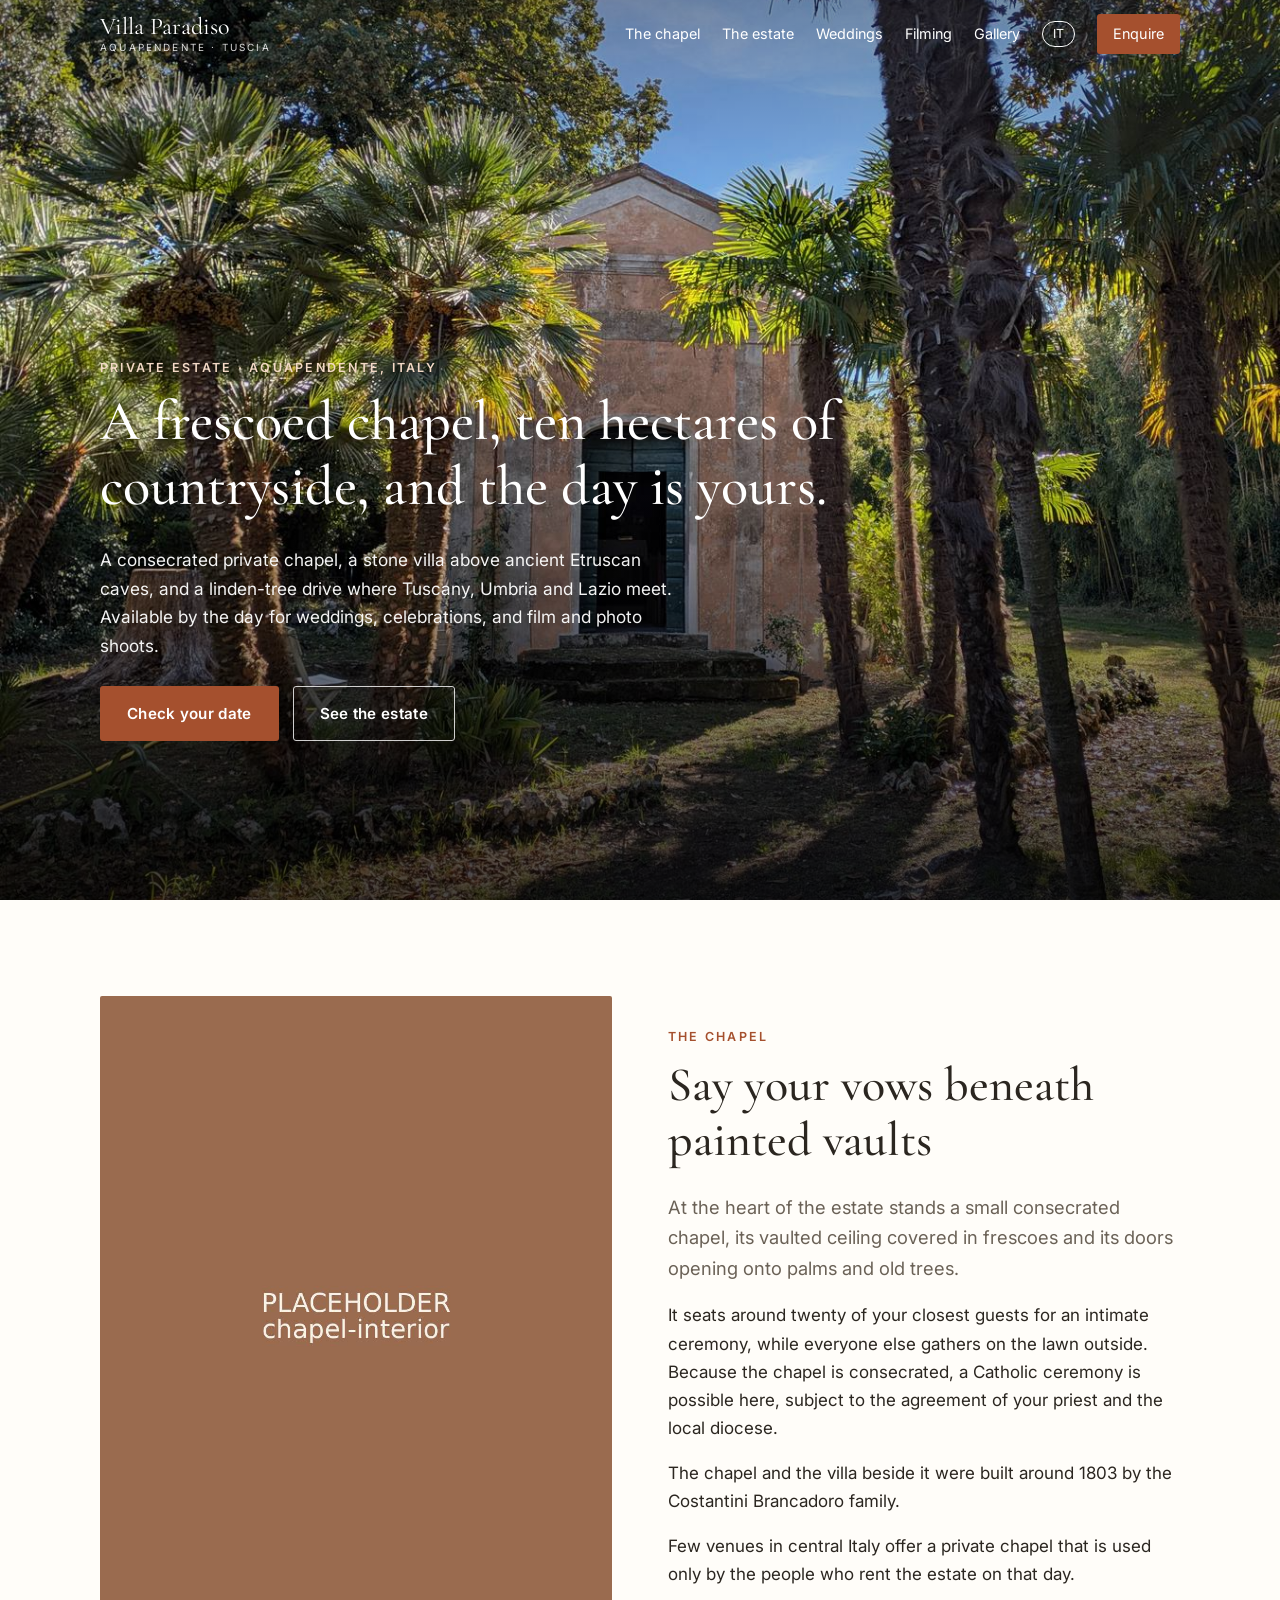
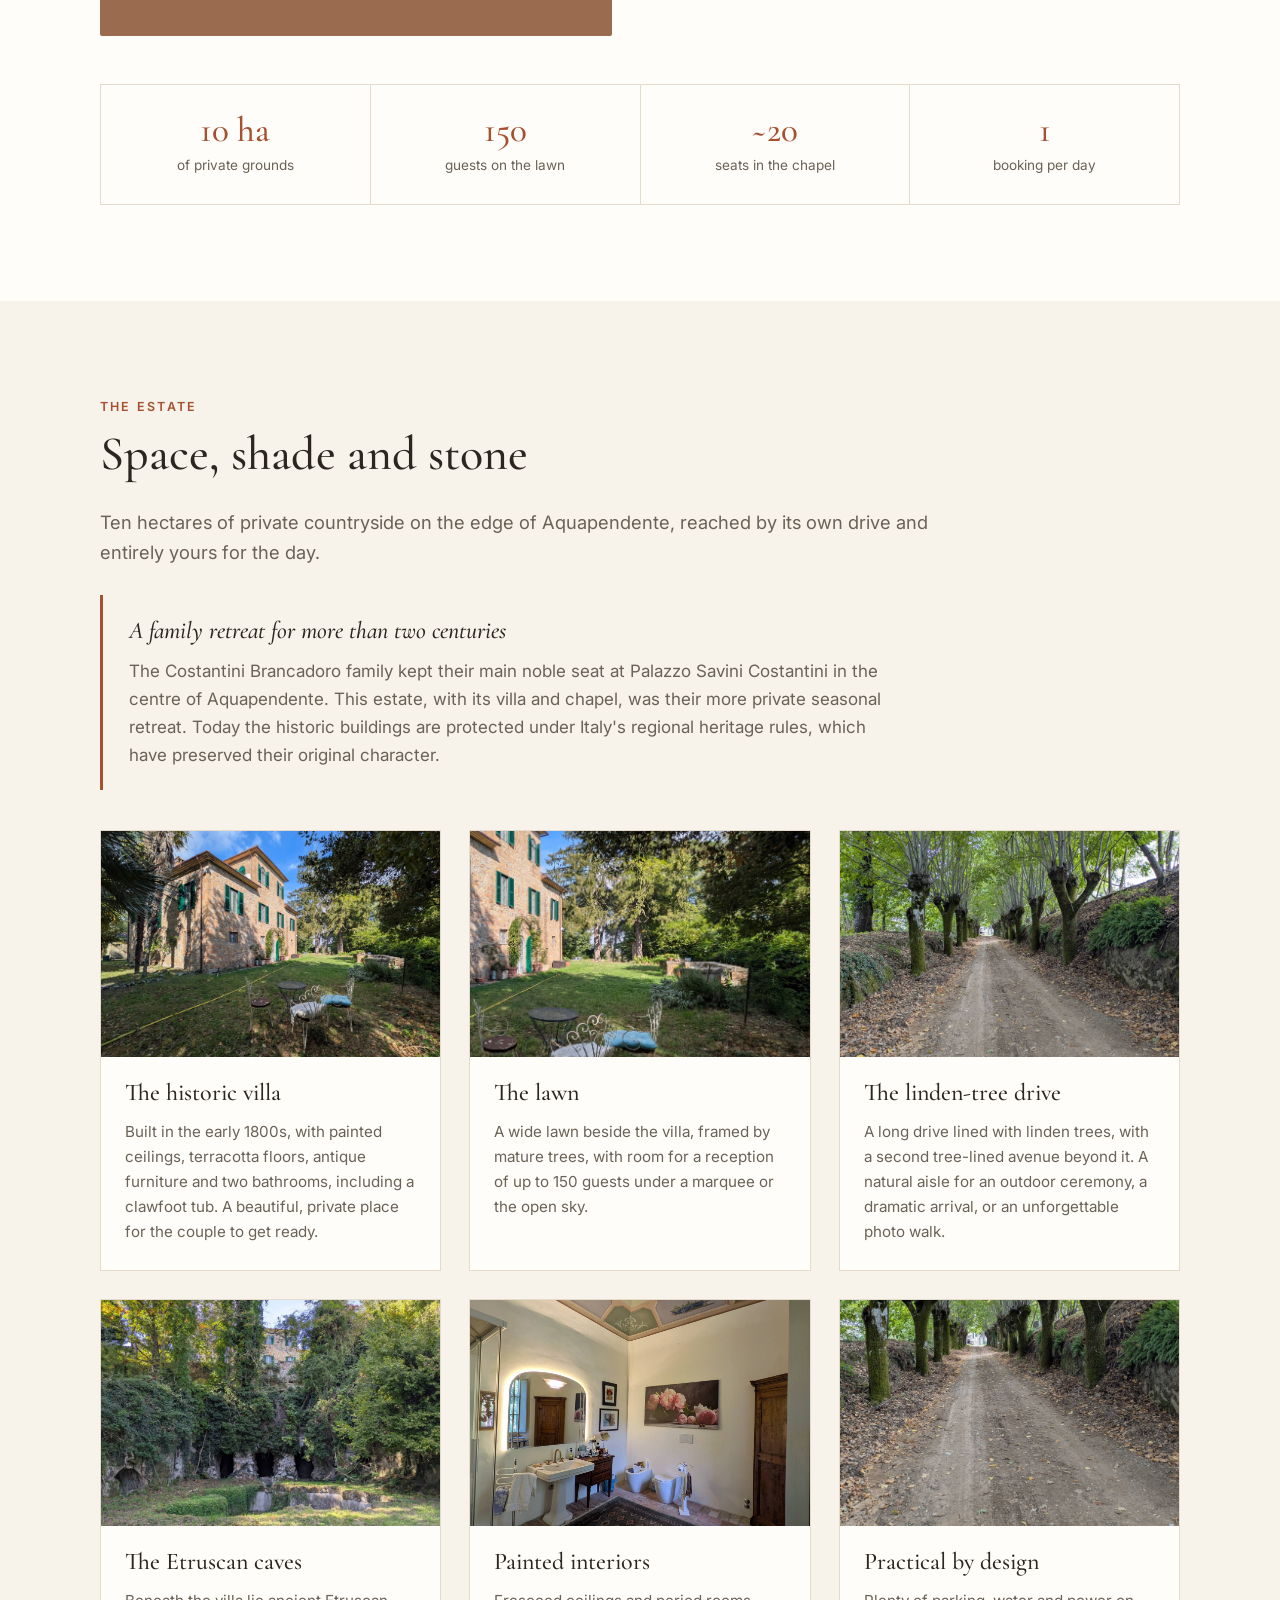
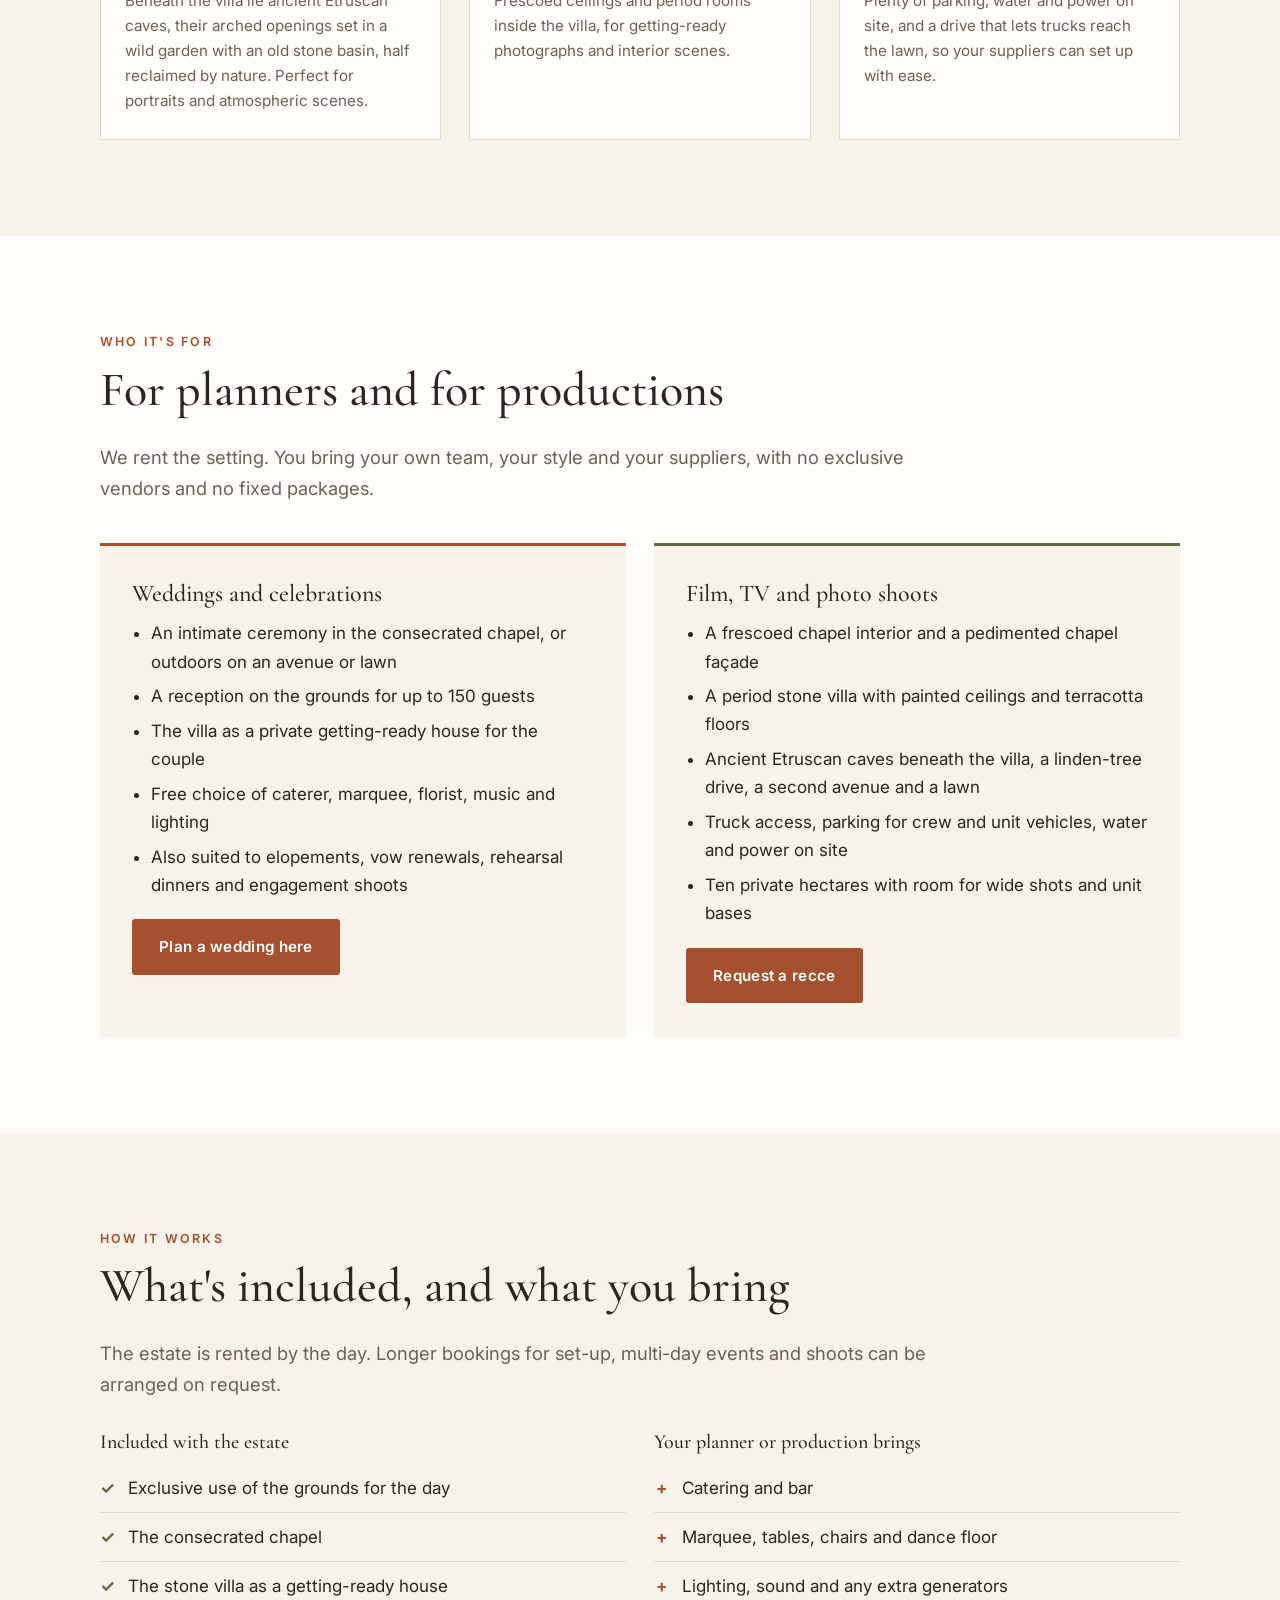
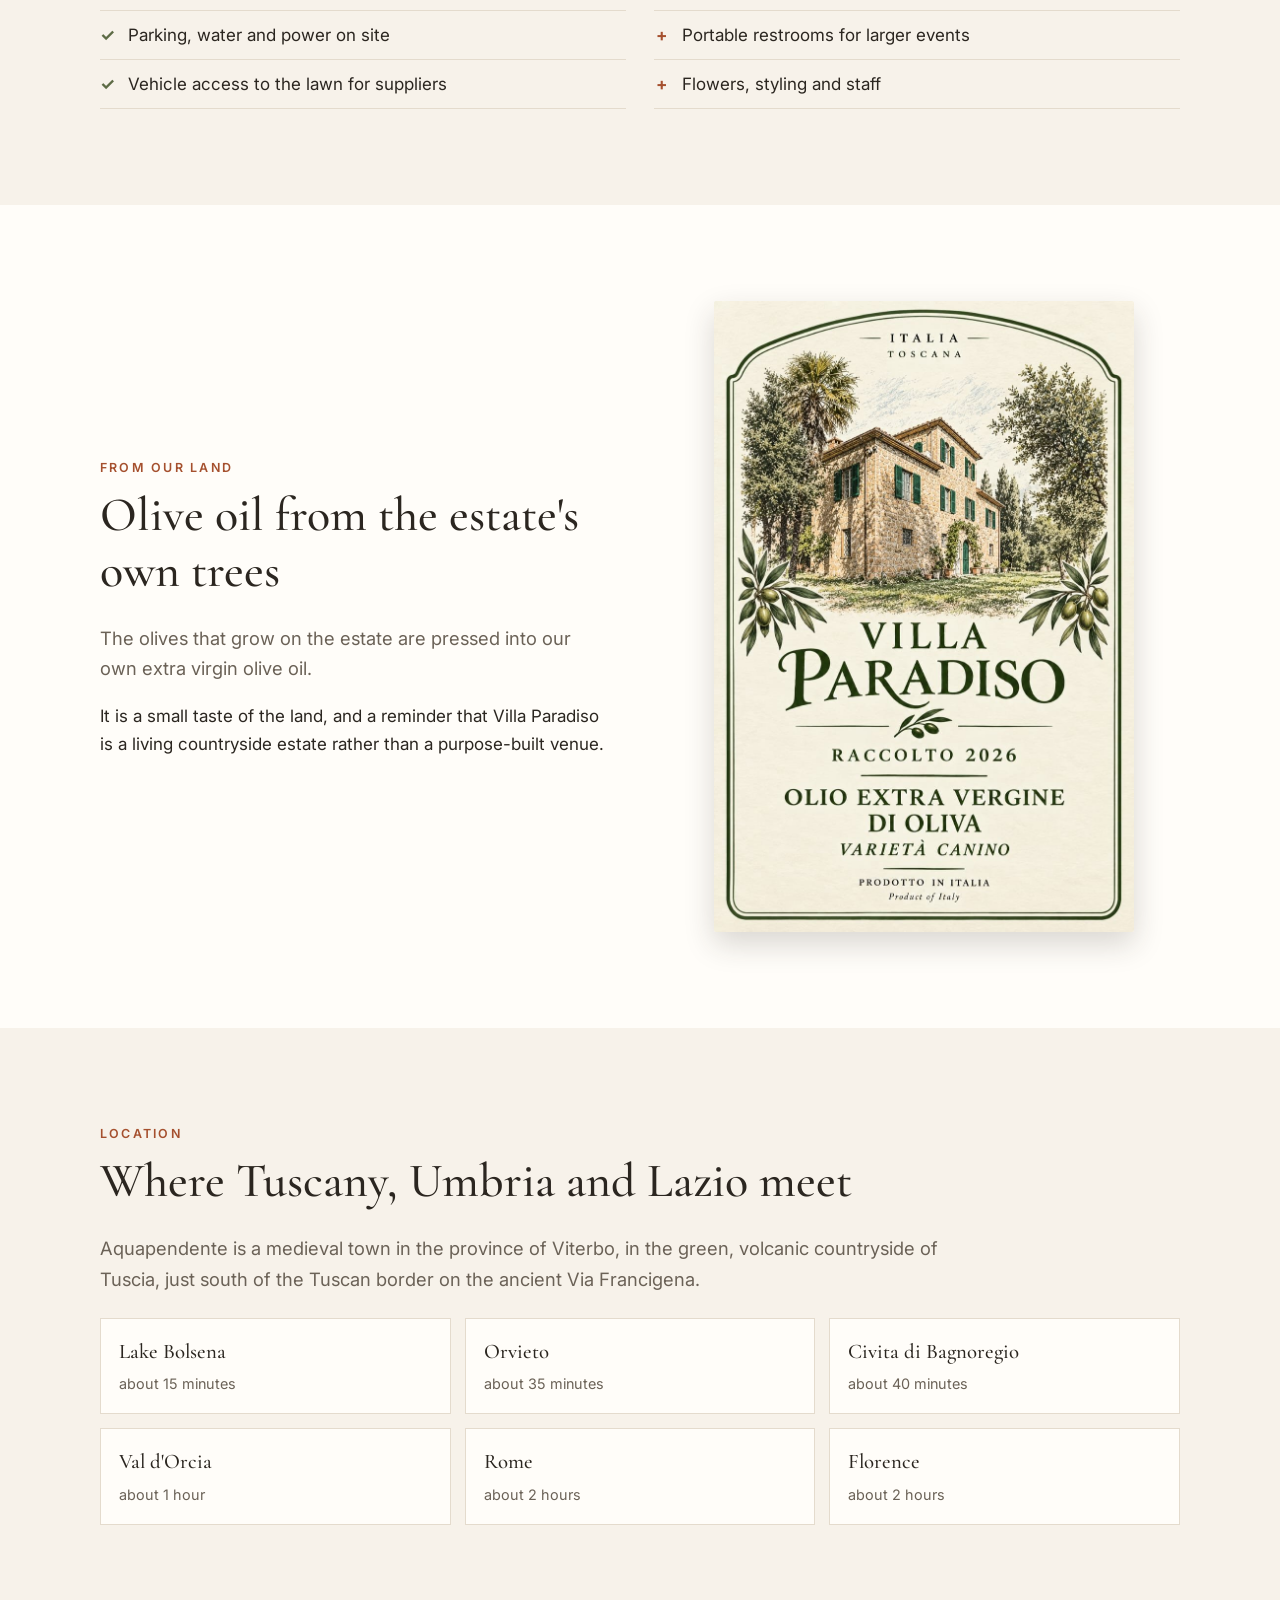
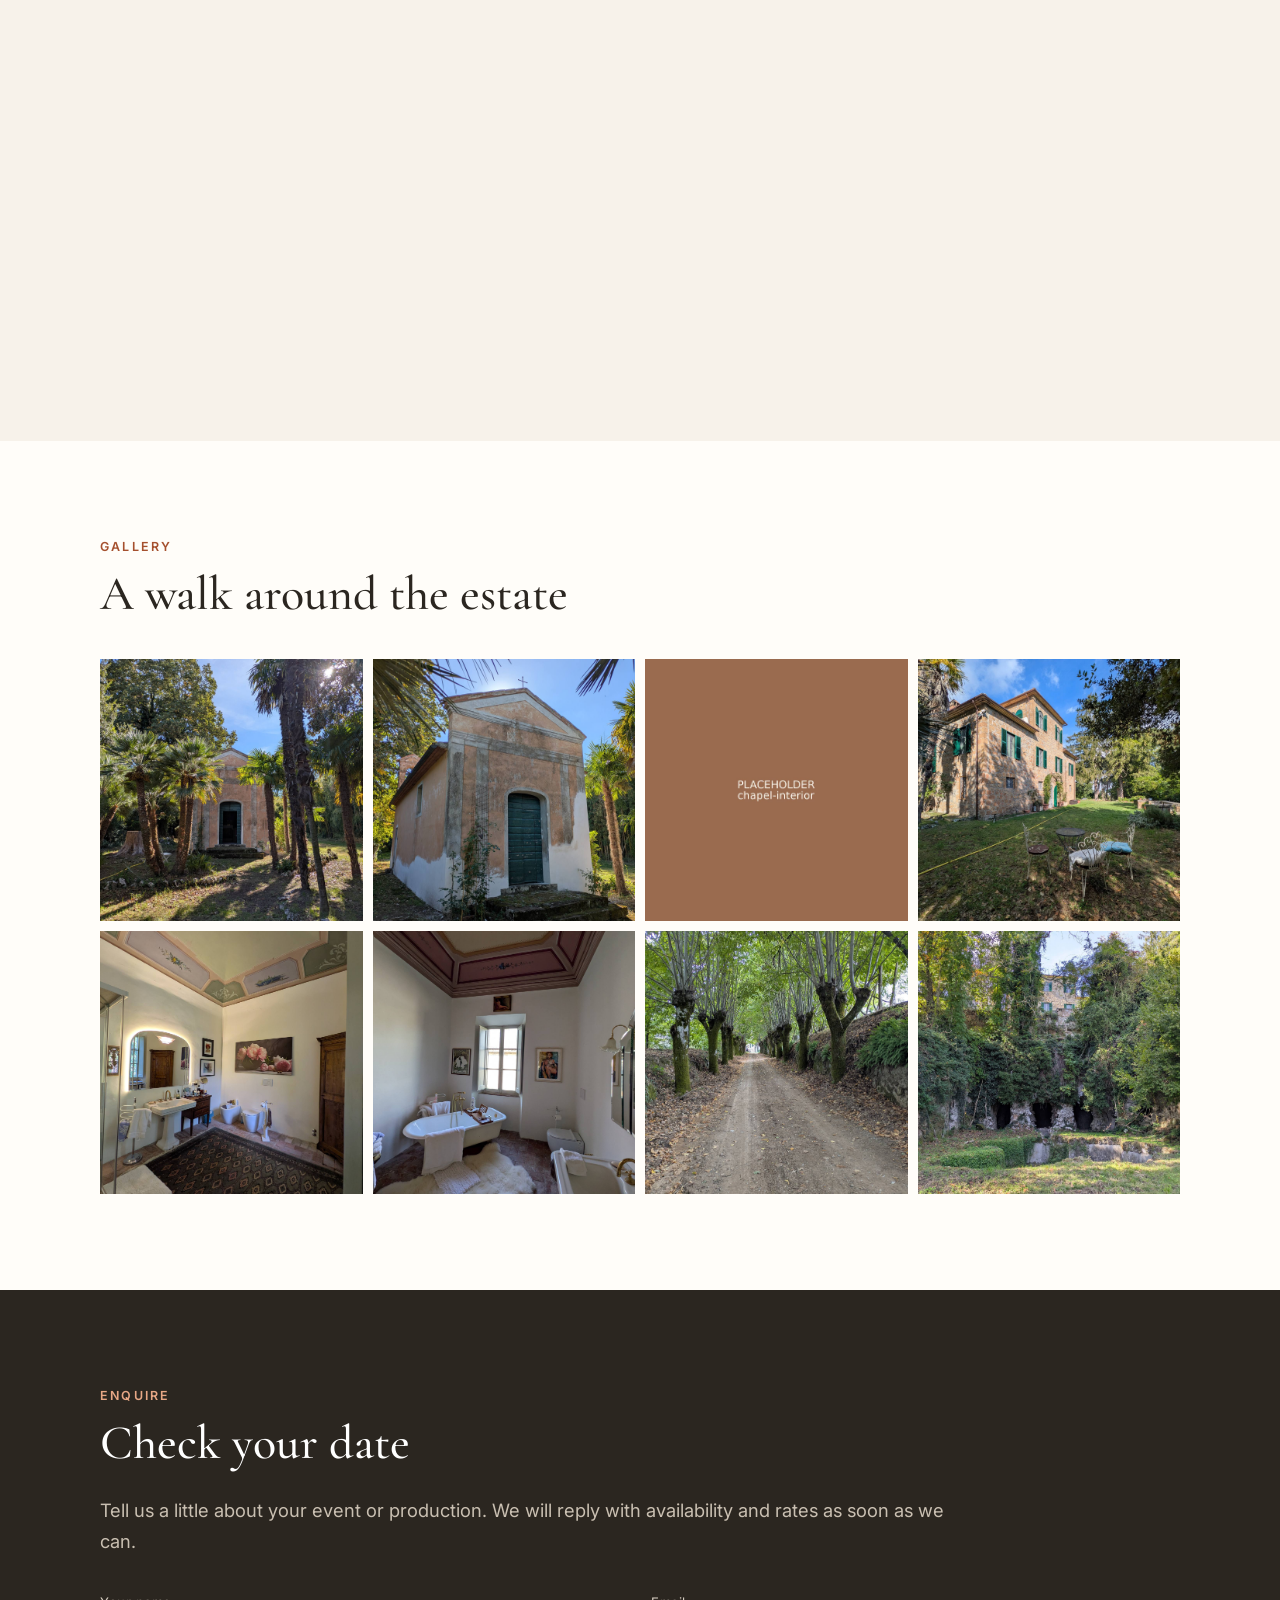
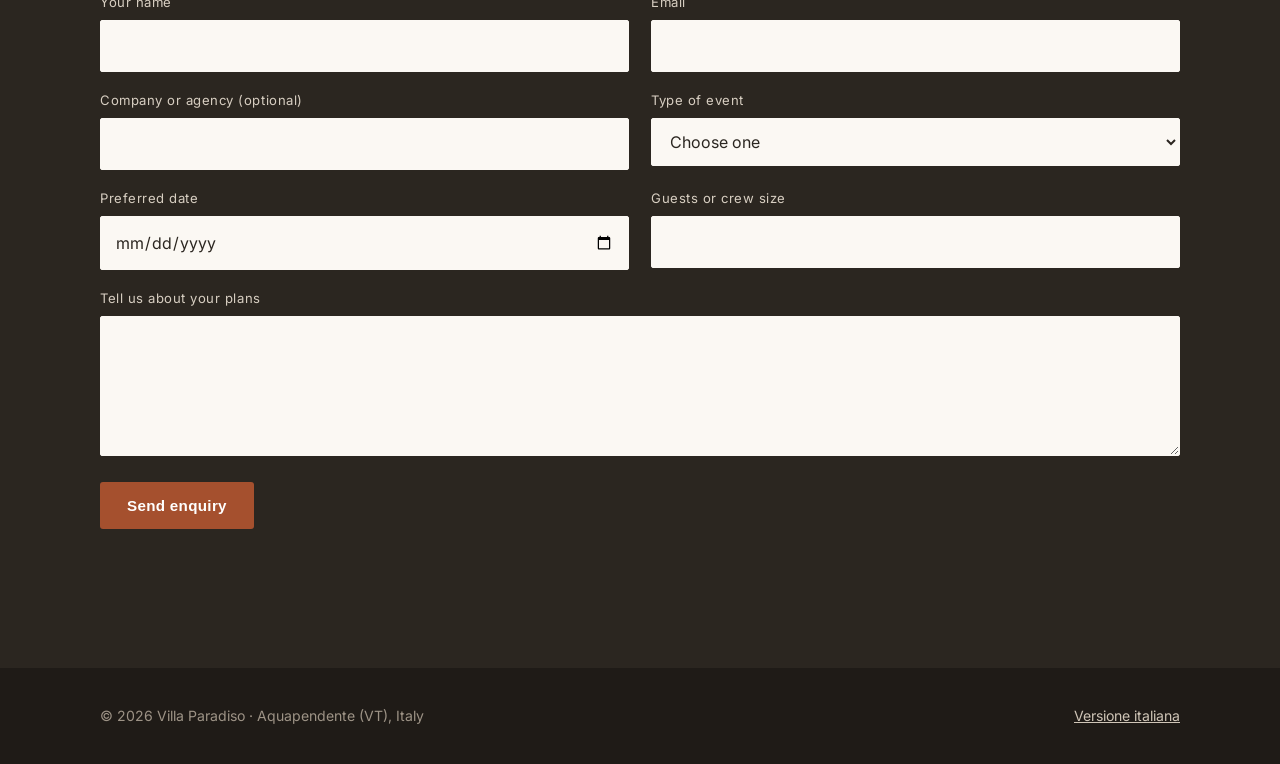
<file: index.html>
<!doctype html>
<html lang="en">
<head>
  <meta charset="utf-8">
  <meta name="viewport" content="width=device-width, initial-scale=1">
  <title>Villa Paradiso · Private chapel and estate for weddings and filming in Tuscia, Italy</title>
  <meta name="description" content="A private consecrated chapel with frescoes, a stone villa and 10 hectares of grounds near Aquapendente, between Tuscany, Umbria and Lazio. For weddings of up to 150 guests and film and photo shoots.">
  <link rel="canonical" href="https://villaparadisotuscia.it/">
  <link rel="alternate" hreflang="en" href="https://villaparadisotuscia.it/">
  <link rel="alternate" hreflang="it" href="https://villaparadisotuscia.it/it/">
  <link rel="alternate" hreflang="x-default" href="https://villaparadisotuscia.it/">
  <meta property="og:title" content="Villa Paradiso · Tuscia">
  <meta property="og:description" content="Private frescoed chapel and 10-hectare estate for weddings and filming, near Aquapendente, Italy.">
  <meta property="og:image" content="https://villaparadisotuscia.it/assets/img/chapel-exterior.jpg">
  <meta property="og:type" content="website">
  <link rel="icon" href="assets/img/favicon.svg" type="image/svg+xml">
  <link rel="preconnect" href="https://fonts.googleapis.com">
  <link rel="preconnect" href="https://fonts.gstatic.com" crossorigin>
  <link href="https://fonts.googleapis.com/css2?family=Cormorant+Garamond:ital,wght@0,400;0,500;1,400&family=Inter:wght@400;500;600&display=swap" rel="stylesheet">
  <link rel="stylesheet" href="assets/css/style.css">
</head>
<body>

<header class="site-header">
  <div class="wrap">
    <a class="brand" href="#top">Villa Paradiso<small>Aquapendente · Tuscia</small></a>
    <button class="menu-toggle" aria-label="Menu" aria-expanded="false">☰</button>
    <nav class="nav">
      <a href="#chapel">The chapel</a>
      <a href="#estate">The estate</a>
      <a href="#weddings">Weddings</a>
      <a href="#filming">Filming</a>
      <a href="#gallery">Gallery</a>
      <a class="lang" href="it/" hreflang="it" lang="it">IT</a>
      <a class="btn-small" href="#enquire">Enquire</a>
    </nav>
  </div>
</header>

<main id="top">

<section class="hero" style="background-position:center 60%;background-image:url('assets/img/chapel-exterior.jpg')">
  <div class="wrap">
    <div class="eyebrow">Private estate · Aquapendente, Italy</div>
    <h1>A frescoed chapel, ten hectares of countryside, and the day is yours.</h1>
    <p>A consecrated private chapel, a stone villa above ancient Etruscan caves, and a linden-tree drive where Tuscany, Umbria and Lazio meet. Available by the day for weddings, celebrations, and film and photo shoots.</p>
    <div class="hero-actions">
      <a class="btn btn-primary" href="#enquire">Check your date</a>
      <a class="btn btn-ghost" href="#gallery">See the estate</a>
    </div>
  </div>
</section>

<section id="chapel" class="alt">
  <div class="wrap split">
    <div class="split-media"><img src="assets/img/chapel-interior.jpg" alt="Frescoed vaulted ceiling and altar inside the private chapel" loading="lazy"></div>
    <div>
      <div class="eyebrow">The chapel</div>
      <h2>Say your vows beneath painted vaults</h2>
      <p class="lead">At the heart of the estate stands a small consecrated chapel, its vaulted ceiling covered in frescoes and its doors opening onto palms and old trees.</p>
      <p>It seats around twenty of your closest guests for an intimate ceremony, while everyone else gathers on the lawn outside. Because the chapel is consecrated, a Catholic ceremony is possible here, subject to the agreement of your priest and the local diocese.</p>
      <p>The chapel and the villa beside it were built around 1803 by the Costantini Brancadoro family.</p>
      <p>Few venues in central Italy offer a private chapel that is used only by the people who rent the estate on that day.</p>
    </div>
  </div>
  <div class="wrap">
    <div class="facts">
      <div class="fact"><strong>10 ha</strong><span>of private grounds</span></div>
      <div class="fact"><strong>150</strong><span>guests on the lawn</span></div>
      <div class="fact"><strong>~20</strong><span>seats in the chapel</span></div>
      <div class="fact"><strong>1</strong><span>booking per day</span></div>
    </div>
  </div>
</section>

<section id="estate">
  <div class="wrap">
    <div class="eyebrow">The estate</div>
    <h2>Space, shade and stone</h2>
    <p class="lead">Ten hectares of private countryside on the edge of Aquapendente, reached by its own drive and entirely yours for the day.</p>
    <div class="history">
      <h3>A family retreat for more than two centuries</h3>
      <p>The Costantini Brancadoro family kept their main noble seat at Palazzo Savini Costantini in the centre of Aquapendente. This estate, with its villa and chapel, was their more private seasonal retreat. Today the historic buildings are protected under Italy's regional heritage rules, which have preserved their original character.</p>
    </div>
    <div class="cards">
      <article class="card">
        <img src="assets/img/villa.jpg" alt="Three-storey stone villa with green shutters" loading="lazy">
        <div class="card-body">
          <h3>The historic villa</h3>
          <p>Built in the early 1800s, with painted ceilings, terracotta floors, antique furniture and two bathrooms, including a clawfoot tub. A beautiful, private place for the couple to get ready.</p>
        </div>
      </article>
      <article class="card">
        <img src="assets/img/lawn.jpg" alt="Lawn beside the villa shaded by mature trees" loading="lazy">
        <div class="card-body">
          <h3>The lawn</h3>
          <p>A wide lawn beside the villa, framed by mature trees, with room for a reception of up to 150 guests under a marquee or the open sky.</p>
        </div>
      </article>
      <article class="card">
        <img src="assets/img/avenue.jpg" alt="Long drive lined with linden trees" loading="lazy">
        <div class="card-body">
          <h3>The linden-tree drive</h3>
          <p>A long drive lined with linden trees, with a second tree-lined avenue beyond it. A natural aisle for an outdoor ceremony, a dramatic arrival, or an unforgettable photo walk.</p>
        </div>
      </article>
      <article class="card">
        <img src="assets/img/grotto.jpg" alt="Arched Etruscan caves beneath the villa" loading="lazy">
        <div class="card-body">
          <h3>The Etruscan caves</h3>
          <p>Beneath the villa lie ancient Etruscan caves, their arched openings set in a wild garden with an old stone basin, half reclaimed by nature. Perfect for portraits and atmospheric scenes.</p>
        </div>
      </article>
      <article class="card">
        <img src="assets/img/villa-interior.jpg" alt="Frescoed ceiling inside the villa" loading="lazy">
        <div class="card-body">
          <h3>Painted interiors</h3>
          <p>Frescoed ceilings and period rooms inside the villa, for getting-ready photographs and interior scenes.</p>
        </div>
      </article>
      <article class="card">
        <img src="assets/img/drive.jpg" alt="Gravel drive through the estate" loading="lazy">
        <div class="card-body">
          <h3>Practical by design</h3>
          <p>Plenty of parking, water and power on site, and a drive that lets trucks reach the lawn, so your suppliers can set up with ease.</p>
        </div>
      </article>
    </div>
  </div>
</section>

<section id="weddings" class="alt">
  <div class="wrap">
    <div class="eyebrow">Who it's for</div>
    <h2>For planners and for productions</h2>
    <p class="lead">We rent the setting. You bring your own team, your style and your suppliers, with no exclusive vendors and no fixed packages.</p>
    <div class="audience">
      <div class="audience-panel">
        <h3>Weddings and celebrations</h3>
        <ul>
          <li>An intimate ceremony in the consecrated chapel, or outdoors on an avenue or lawn</li>
          <li>A reception on the grounds for up to 150 guests</li>
          <li>The villa as a private getting-ready house for the couple</li>
          <li>Free choice of caterer, marquee, florist, music and lighting</li>
          <li>Also suited to elopements, vow renewals, rehearsal dinners and engagement shoots</li>
        </ul>
        <a class="btn btn-primary" href="#enquire">Plan a wedding here</a>
      </div>
      <div class="audience-panel film" id="filming">
        <h3>Film, TV and photo shoots</h3>
        <ul>
          <li>A frescoed chapel interior and a pedimented chapel façade</li>
          <li>A period stone villa with painted ceilings and terracotta floors</li>
          <li>Ancient Etruscan caves beneath the villa, a linden-tree drive, a second avenue and a lawn</li>
          <li>Truck access, parking for crew and unit vehicles, water and power on site</li>
          <li>Ten private hectares with room for wide shots and unit bases</li>
        </ul>
        <a class="btn btn-primary" href="#enquire">Request a recce</a>
      </div>
    </div>
  </div>
</section>

<section id="included">
  <div class="wrap">
    <div class="eyebrow">How it works</div>
    <h2>What's included, and what you bring</h2>
    <p class="lead">The estate is rented by the day. Longer bookings for set-up, multi-day events and shoots can be arranged on request.</p>
    <div class="included">
      <div>
        <h3>Included with the estate</h3>
        <ul class="yes">
          <li>Exclusive use of the grounds for the day</li>
          <li>The consecrated chapel</li>
          <li>The stone villa as a getting-ready house</li>
          <li>Parking, water and power on site</li>
          <li>Vehicle access to the lawn for suppliers</li>
        </ul>
      </div>
      <div>
        <h3>Your planner or production brings</h3>
        <ul class="bring">
          <li>Catering and bar</li>
          <li>Marquee, tables, chairs and dance floor</li>
          <li>Lighting, sound and any extra generators</li>
          <li>Portable restrooms for larger events</li>
          <li>Flowers, styling and staff</li>
        </ul>
      </div>
    </div>
  </div>
</section>

<section id="olive-oil" class="alt">
  <div class="wrap split reverse">
    <div class="split-media"><img src="assets/img/olive-oil.jpg" alt="Bottle of extra virgin olive oil made from the estate's olives" loading="lazy"></div>
    <div>
      <div class="eyebrow">From our land</div>
      <h2>Olive oil from the estate's own trees</h2>
      <p class="lead">The olives that grow on the estate are pressed into our own extra virgin olive oil.</p>
      <p>It is a small taste of the land, and a reminder that Villa Paradiso is a living countryside estate rather than a purpose-built venue.</p>
    </div>
  </div>
</section>

<section id="location">
  <div class="wrap">
    <div class="eyebrow">Location</div>
    <h2>Where Tuscany, Umbria and Lazio meet</h2>
    <p class="lead">Aquapendente is a medieval town in the province of Viterbo, in the green, volcanic countryside of Tuscia, just south of the Tuscan border on the ancient Via Francigena.</p>
    <ul class="distances">
      <li><strong>Lake Bolsena</strong><span>about 15 minutes</span></li>
      <li><strong>Orvieto</strong><span>about 35 minutes</span></li>
      <li><strong>Civita di Bagnoregio</strong><span>about 40 minutes</span></li>
      <li><strong>Val d'Orcia</strong><span>about 1 hour</span></li>
      <li><strong>Rome</strong><span>about 2 hours</span></li>
      <li><strong>Florence</strong><span>about 2 hours</span></li>
    </ul>
    <iframe class="map-frame" title="Map of Aquapendente" loading="lazy" src="https://maps.google.com/maps?q=Aquapendente%20VT%2C%20Italy&amp;z=9&amp;output=embed"></iframe>
  </div>
</section>

<section id="gallery" class="alt">
  <div class="wrap">
    <div class="eyebrow">Gallery</div>
    <h2>A walk around the estate</h2>
    <div class="gallery">
      <button><img src="assets/img/chapel-exterior.jpg" alt="The chapel façade among palms" loading="lazy"></button>
      <button><img src="assets/img/chapel-facade.jpg" alt="The chapel façade and green door" loading="lazy"></button>
      <button><img src="assets/img/chapel-interior.jpg" alt="Frescoed chapel interior" loading="lazy"></button>
      <button><img src="assets/img/villa.jpg" alt="The stone villa" loading="lazy"></button>
      <button><img src="assets/img/villa-interior.jpg" alt="Painted ceiling in the villa" loading="lazy"></button>
      <button><img src="assets/img/bathroom.jpg" alt="Bathroom with clawfoot tub" loading="lazy"></button>
      <button><img src="assets/img/avenue.jpg" alt="The linden-tree drive" loading="lazy"></button>
      <button><img src="assets/img/grotto.jpg" alt="The Etruscan caves beneath the villa" loading="lazy"></button>
    </div>
  </div>
</section>

<section id="enquire" class="enquire">
  <div class="wrap">
    <div class="eyebrow">Enquire</div>
    <h2>Check your date</h2>
    <p class="lead">Tell us a little about your event or production. We will reply with availability and rates as soon as we can.</p>
    <form class="enquiry" action="https://formspree.io/f/YOUR_FORM_ID" method="POST"
      data-msg-sending="Sending…"
      data-msg-ok="Thank you. Your enquiry has been sent and we will be in touch soon."
      data-msg-err="Sorry, something went wrong. Please try again in a moment."
      data-msg-setup="The enquiry form is not connected yet.">
      <input type="hidden" name="_subject" value="New enquiry from villaparadisotuscia.it (EN)">
      <input type="text" name="_gotcha" class="hp" tabindex="-1" autocomplete="off" aria-hidden="true">
      <div>
        <label for="name">Your name</label>
        <input id="name" name="name" required autocomplete="name">
      </div>
      <div>
        <label for="email">Email</label>
        <input id="email" name="email" type="email" required autocomplete="email">
      </div>
      <div>
        <label for="company">Company or agency (optional)</label>
        <input id="company" name="company" autocomplete="organization">
      </div>
      <div>
        <label for="type">Type of event</label>
        <select id="type" name="type" required>
          <option value="">Choose one</option>
          <option>Wedding</option>
          <option>Elopement or vow renewal</option>
          <option>Private celebration</option>
          <option>Film or TV production</option>
          <option>Photo shoot</option>
          <option>Other</option>
        </select>
      </div>
      <div>
        <label for="date">Preferred date</label>
        <input id="date" name="date" type="date">
      </div>
      <div>
        <label for="guests">Guests or crew size</label>
        <input id="guests" name="guests" type="number" min="1" max="500">
      </div>
      <div class="full">
        <label for="message">Tell us about your plans</label>
        <textarea id="message" name="message" required></textarea>
      </div>
      <div class="full">
        <button class="btn btn-primary" type="submit">Send enquiry</button>
      </div>
      <p class="form-status" role="status"></p>
    </form>
  </div>
</section>

</main>

<footer>
  <div class="wrap">
    <span>© <span id="year">2026</span> Villa Paradiso · Aquapendente (VT), Italy</span>
    <span><a href="it/" hreflang="it" lang="it">Versione italiana</a></span>
  </div>
</footer>

<div class="lightbox" role="dialog" aria-modal="true" aria-label="Photo viewer">
  <button class="lb-close" aria-label="Close">×</button>
  <button class="lb-prev" aria-label="Previous photo">‹</button>
  <img alt="">
  <button class="lb-next" aria-label="Next photo">›</button>
</div>

<script src="assets/js/main.js"></script>
</body>
</html>
</file>
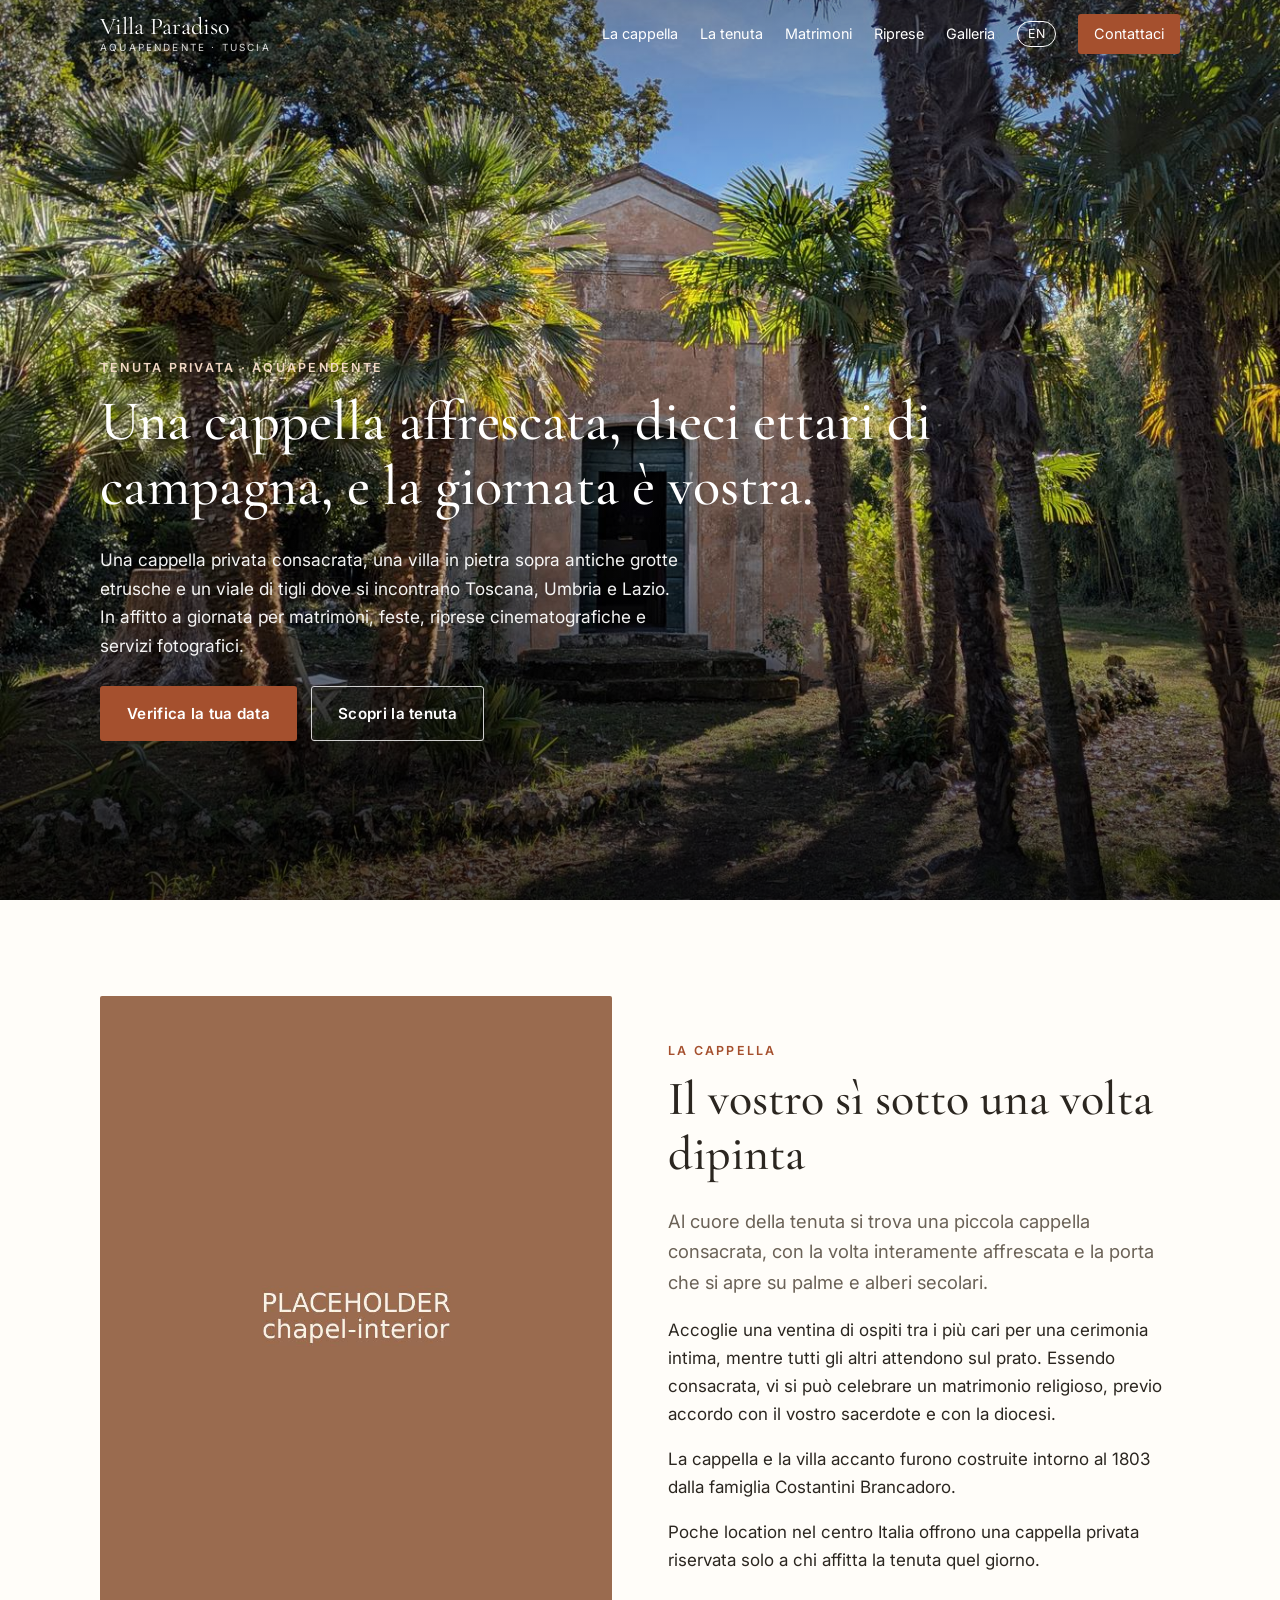
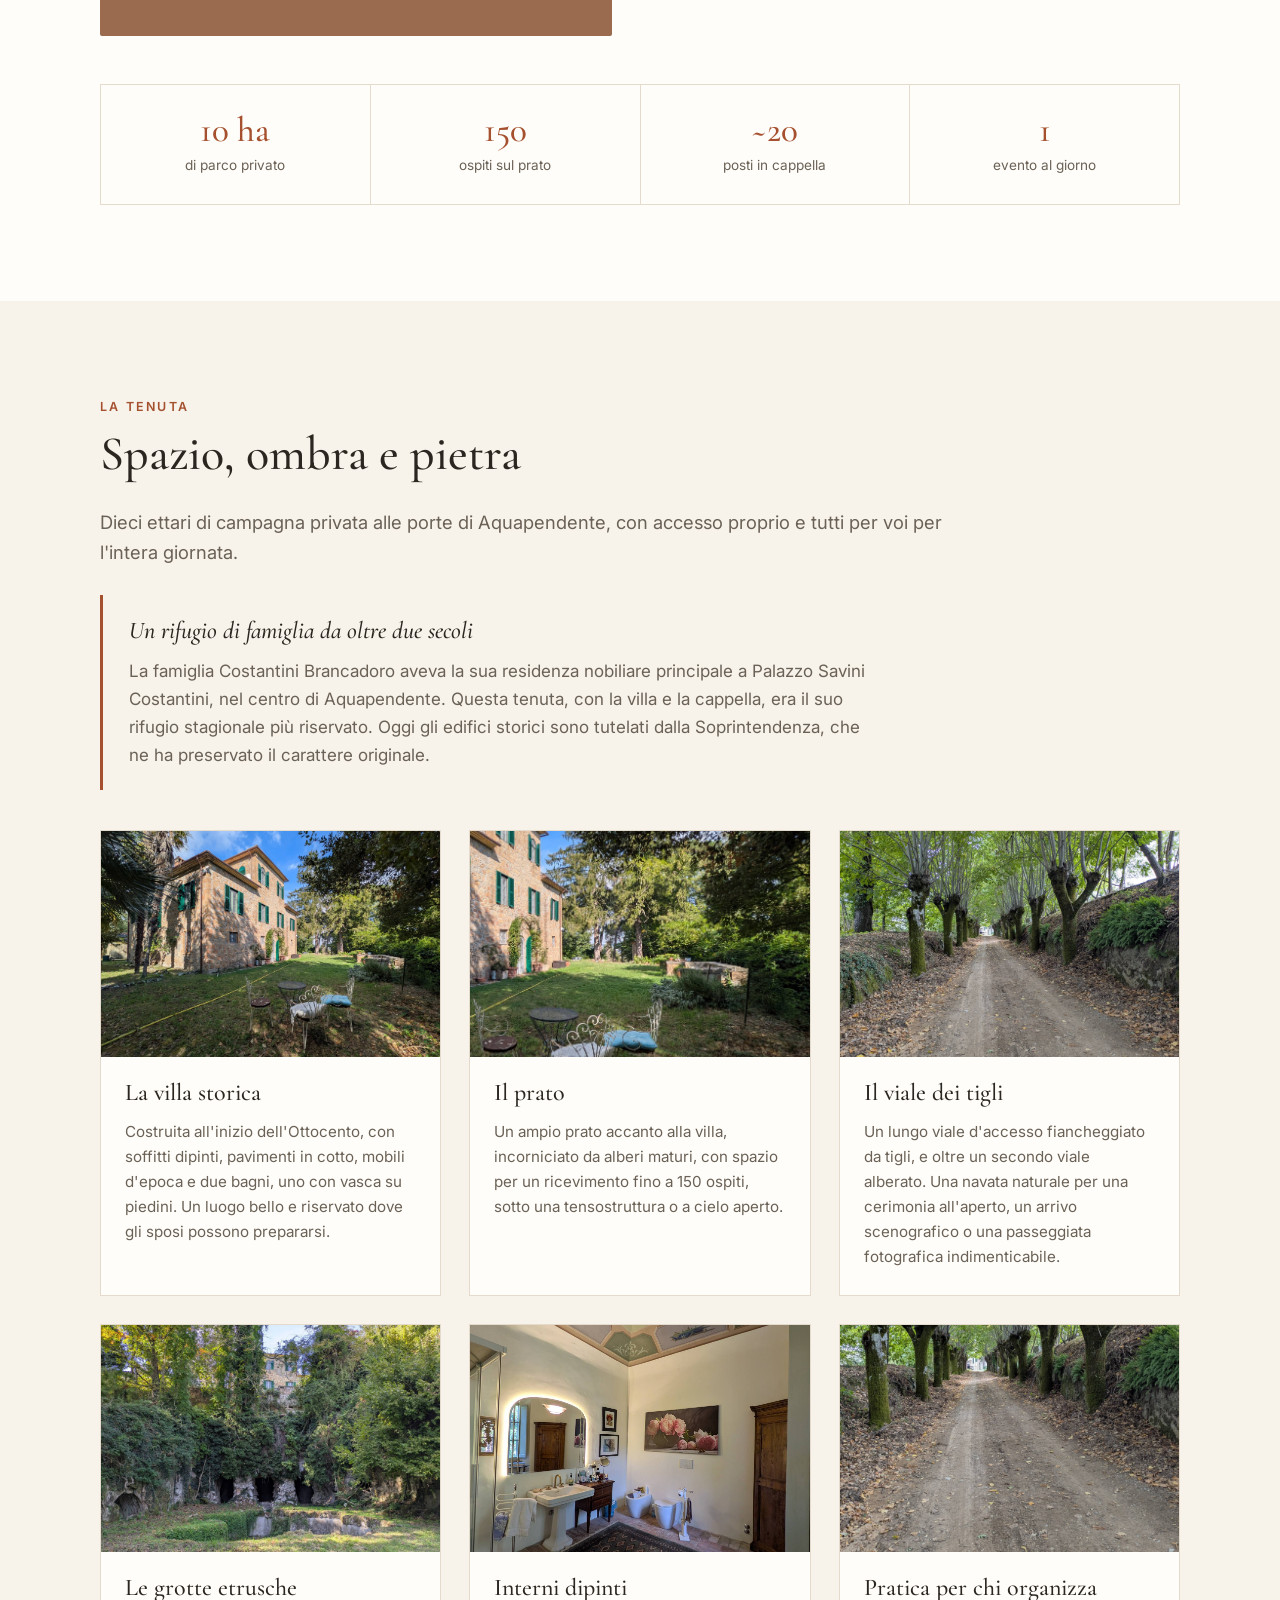
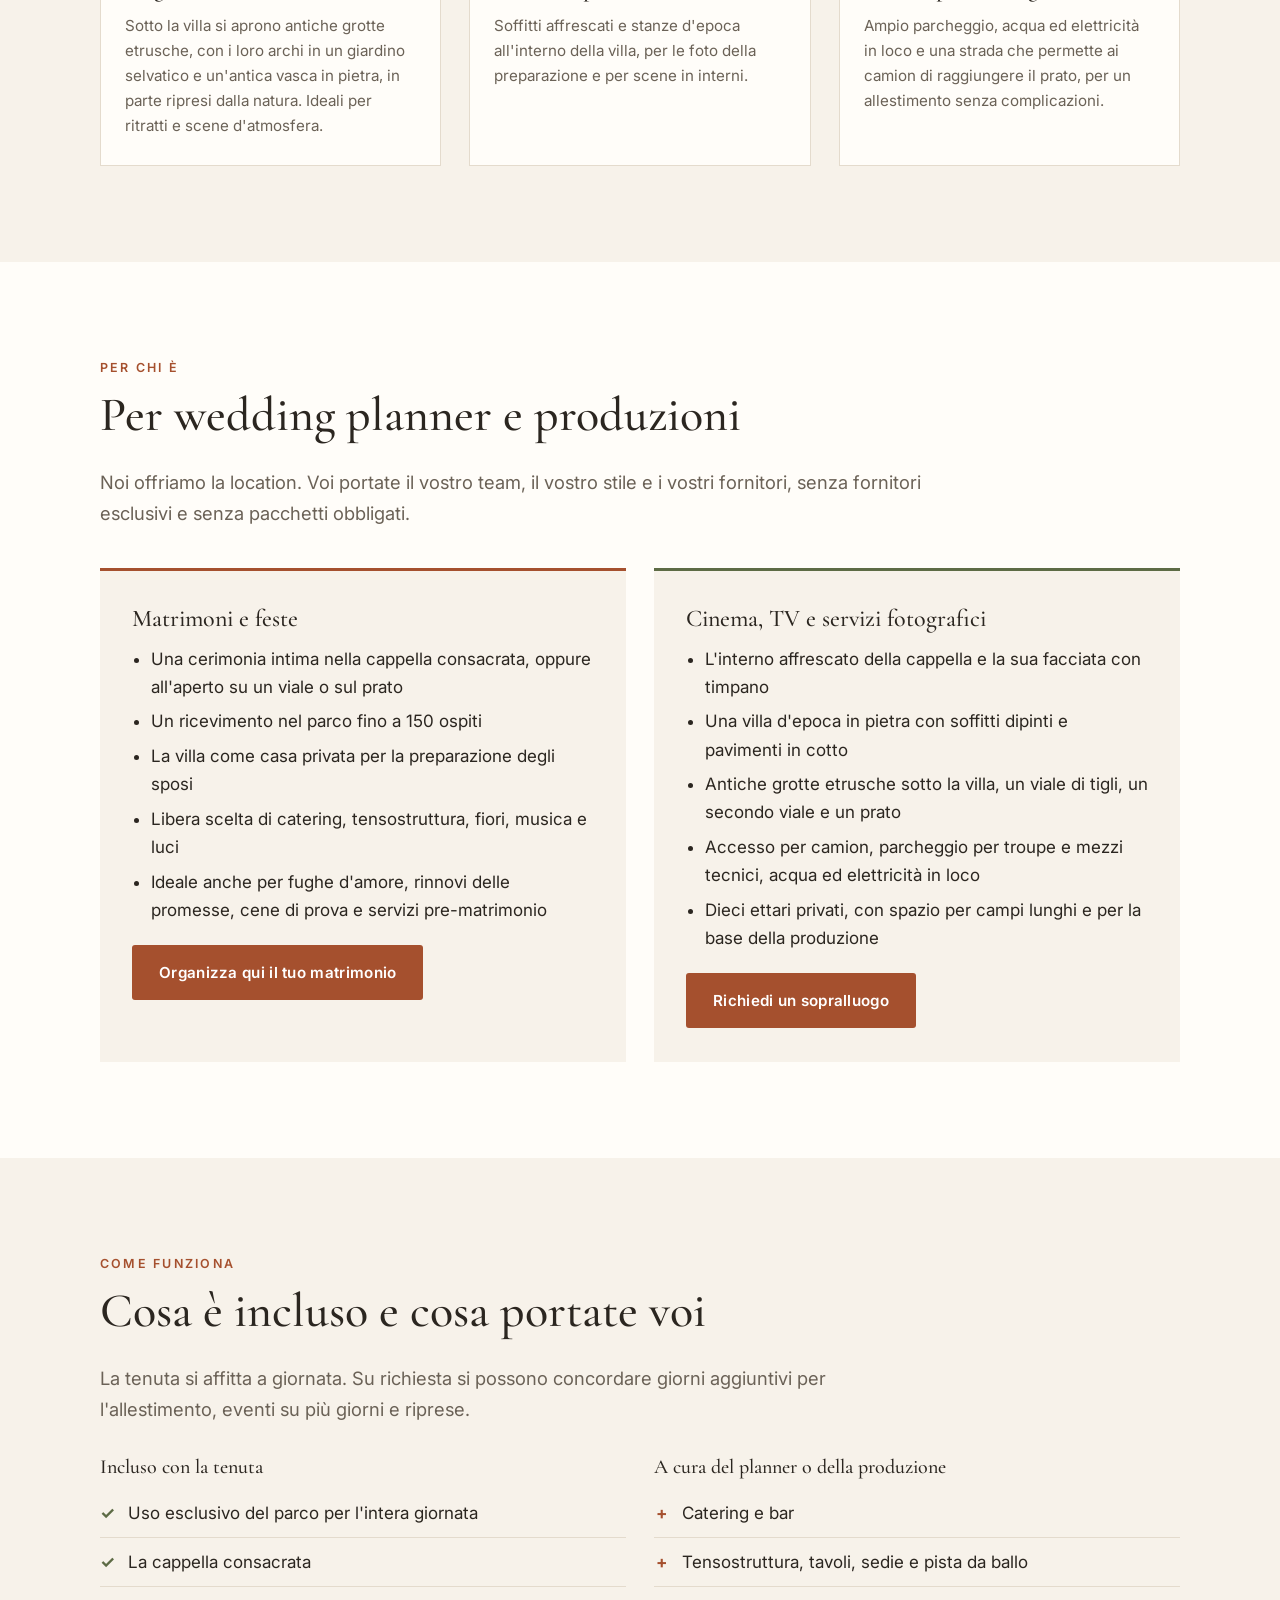
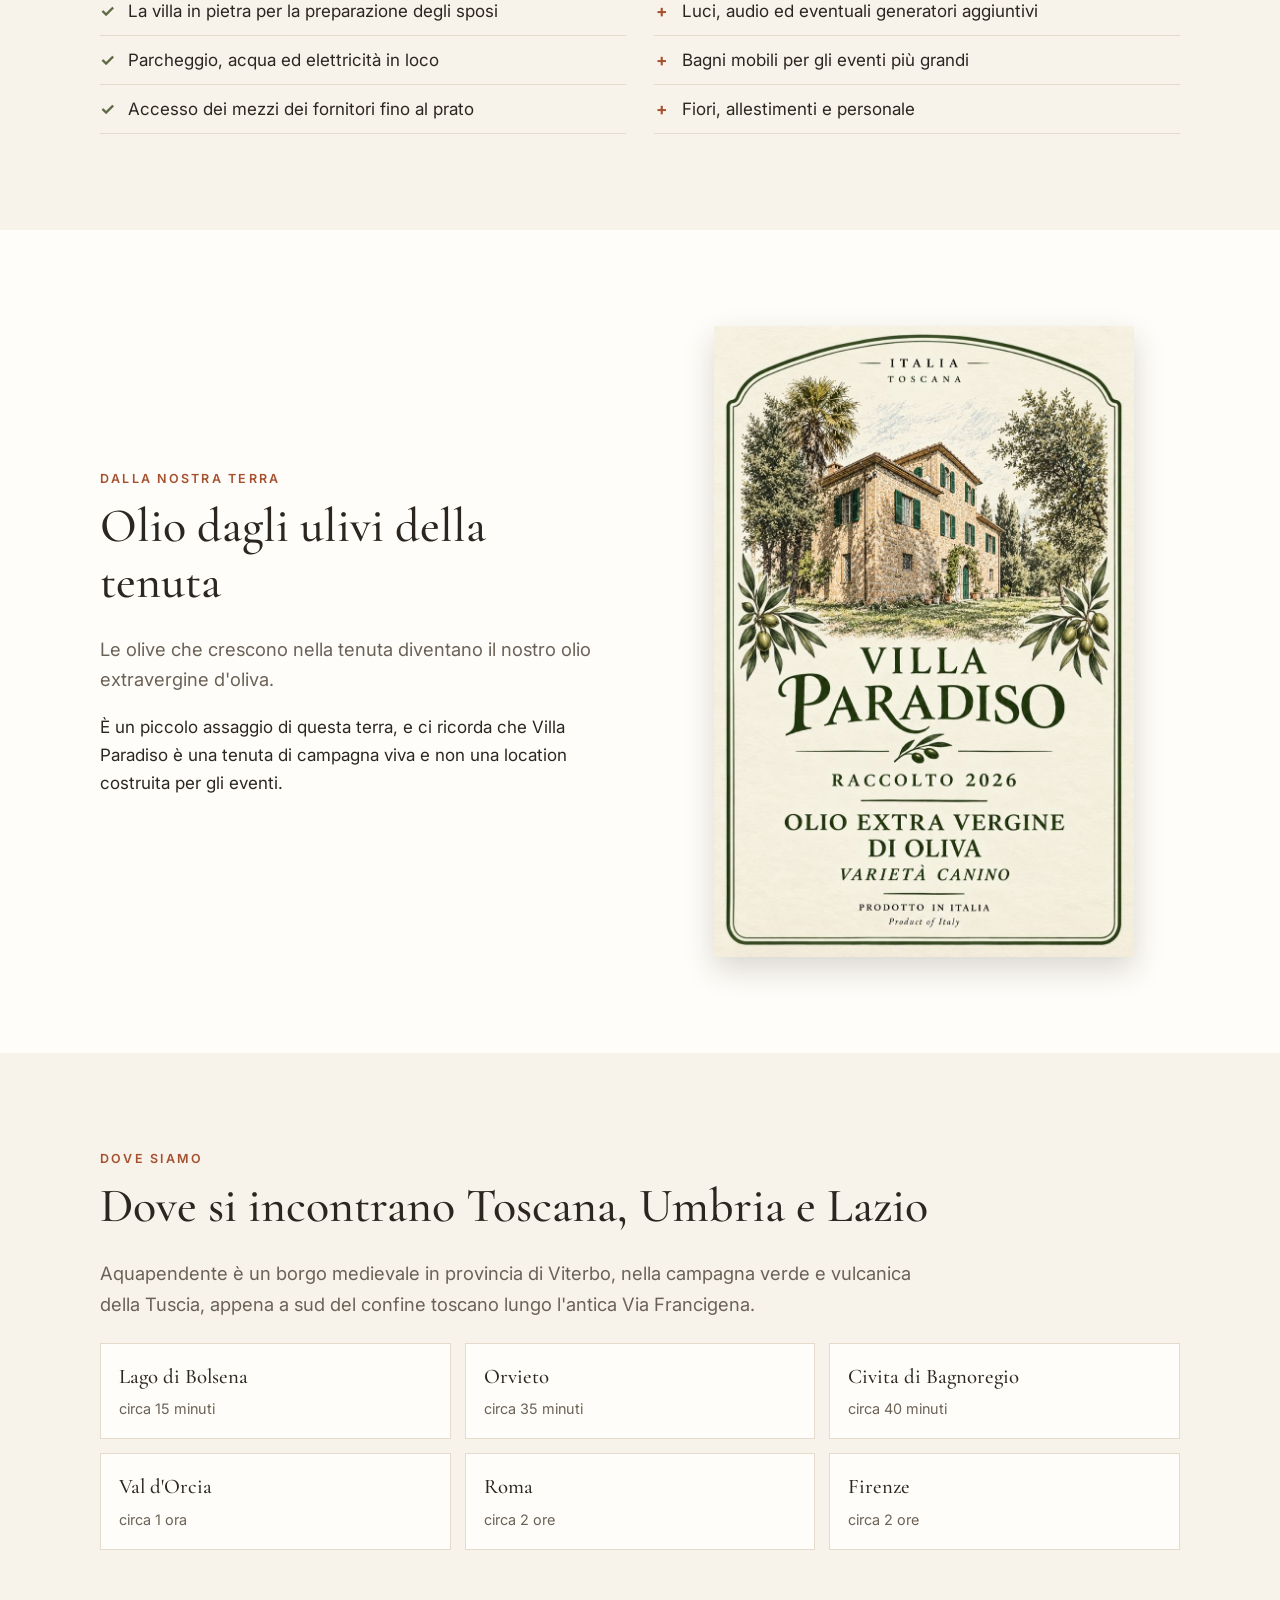
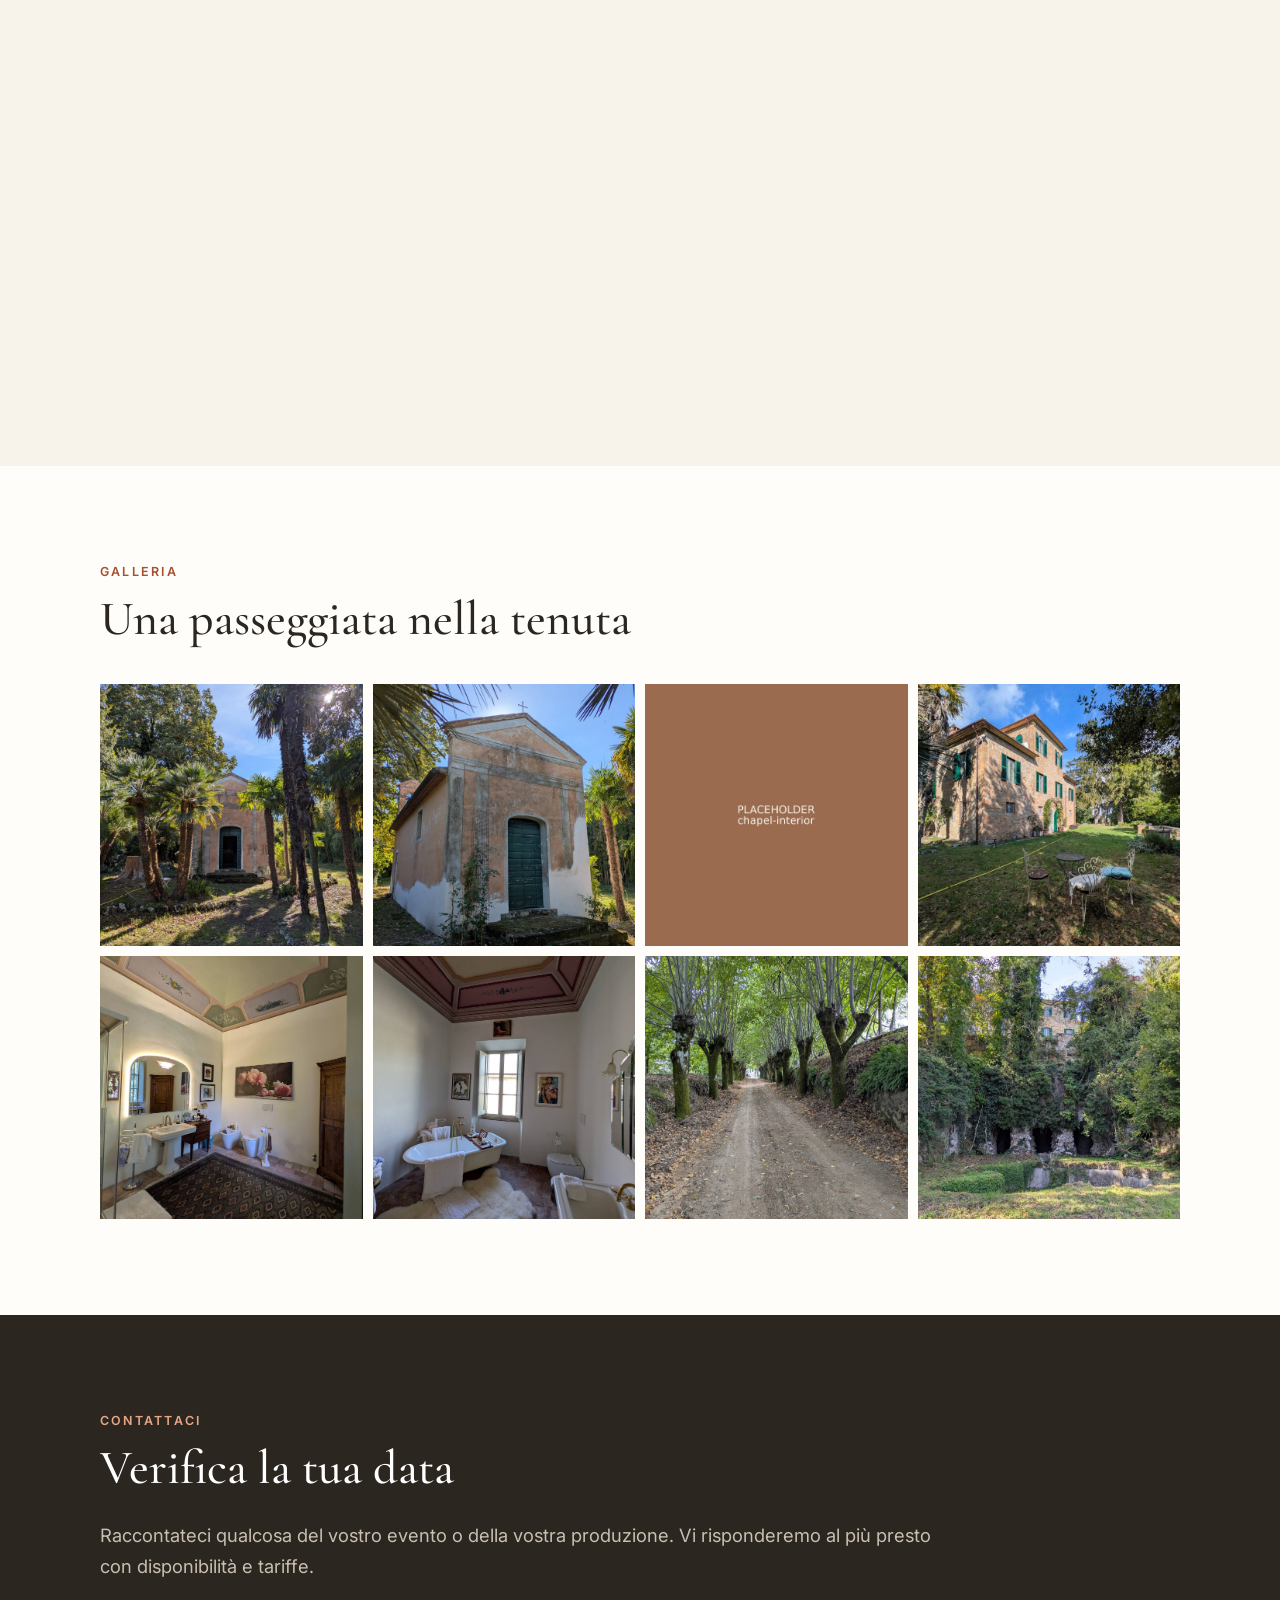
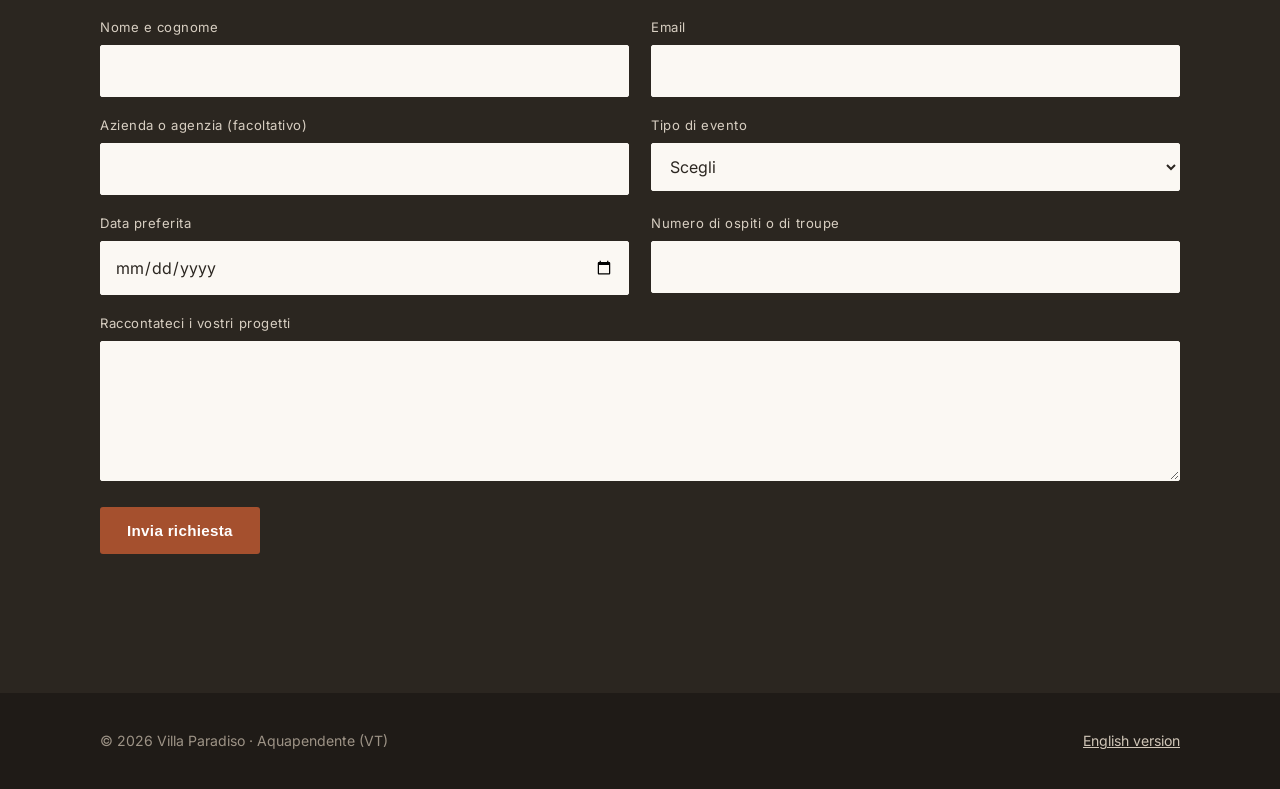
<file: it/index.html>
<!doctype html>
<html lang="it">
<head>
  <meta charset="utf-8">
  <meta name="viewport" content="width=device-width, initial-scale=1">
  <title>Villa Paradiso · Cappella privata e tenuta per matrimoni e riprese nella Tuscia</title>
  <meta name="description" content="Una cappella privata consacrata e affrescata, una villa in pietra e 10 ettari di parco vicino ad Aquapendente, tra Toscana, Umbria e Lazio. Per matrimoni fino a 150 ospiti e per riprese cinematografiche e servizi fotografici.">
  <link rel="canonical" href="https://villaparadisotuscia.it/it/">
  <link rel="alternate" hreflang="en" href="https://villaparadisotuscia.it/">
  <link rel="alternate" hreflang="it" href="https://villaparadisotuscia.it/it/">
  <link rel="alternate" hreflang="x-default" href="https://villaparadisotuscia.it/">
  <meta property="og:title" content="Villa Paradiso · Tuscia">
  <meta property="og:description" content="Cappella privata affrescata e tenuta di 10 ettari per matrimoni e riprese, vicino ad Aquapendente.">
  <meta property="og:image" content="https://villaparadisotuscia.it/assets/img/chapel-exterior.jpg">
  <meta property="og:type" content="website">
  <link rel="icon" href="../assets/img/favicon.svg" type="image/svg+xml">
  <link rel="preconnect" href="https://fonts.googleapis.com">
  <link rel="preconnect" href="https://fonts.gstatic.com" crossorigin>
  <link href="https://fonts.googleapis.com/css2?family=Cormorant+Garamond:ital,wght@0,400;0,500;1,400&family=Inter:wght@400;500;600&display=swap" rel="stylesheet">
  <link rel="stylesheet" href="../assets/css/style.css">
</head>
<body>

<header class="site-header">
  <div class="wrap">
    <a class="brand" href="#top">Villa Paradiso<small>Aquapendente · Tuscia</small></a>
    <button class="menu-toggle" aria-label="Menu" aria-expanded="false">☰</button>
    <nav class="nav">
      <a href="#chapel">La cappella</a>
      <a href="#estate">La tenuta</a>
      <a href="#weddings">Matrimoni</a>
      <a href="#filming">Riprese</a>
      <a href="#gallery">Galleria</a>
      <a class="lang" href="../" hreflang="en" lang="en">EN</a>
      <a class="btn-small" href="#enquire">Contattaci</a>
    </nav>
  </div>
</header>

<main id="top">

<section class="hero" style="background-position:center 60%;background-image:url('../assets/img/chapel-exterior.jpg')">
  <div class="wrap">
    <div class="eyebrow">Tenuta privata · Aquapendente</div>
    <h1>Una cappella affrescata, dieci ettari di campagna, e la giornata è vostra.</h1>
    <p>Una cappella privata consacrata, una villa in pietra sopra antiche grotte etrusche e un viale di tigli dove si incontrano Toscana, Umbria e Lazio. In affitto a giornata per matrimoni, feste, riprese cinematografiche e servizi fotografici.</p>
    <div class="hero-actions">
      <a class="btn btn-primary" href="#enquire">Verifica la tua data</a>
      <a class="btn btn-ghost" href="#gallery">Scopri la tenuta</a>
    </div>
  </div>
</section>

<section id="chapel" class="alt">
  <div class="wrap split">
    <div class="split-media"><img src="../assets/img/chapel-interior.jpg" alt="Volta affrescata e altare all'interno della cappella privata" loading="lazy"></div>
    <div>
      <div class="eyebrow">La cappella</div>
      <h2>Il vostro sì sotto una volta dipinta</h2>
      <p class="lead">Al cuore della tenuta si trova una piccola cappella consacrata, con la volta interamente affrescata e la porta che si apre su palme e alberi secolari.</p>
      <p>Accoglie una ventina di ospiti tra i più cari per una cerimonia intima, mentre tutti gli altri attendono sul prato. Essendo consacrata, vi si può celebrare un matrimonio religioso, previo accordo con il vostro sacerdote e con la diocesi.</p>
      <p>La cappella e la villa accanto furono costruite intorno al 1803 dalla famiglia Costantini Brancadoro.</p>
      <p>Poche location nel centro Italia offrono una cappella privata riservata solo a chi affitta la tenuta quel giorno.</p>
    </div>
  </div>
  <div class="wrap">
    <div class="facts">
      <div class="fact"><strong>10 ha</strong><span>di parco privato</span></div>
      <div class="fact"><strong>150</strong><span>ospiti sul prato</span></div>
      <div class="fact"><strong>~20</strong><span>posti in cappella</span></div>
      <div class="fact"><strong>1</strong><span>evento al giorno</span></div>
    </div>
  </div>
</section>

<section id="estate">
  <div class="wrap">
    <div class="eyebrow">La tenuta</div>
    <h2>Spazio, ombra e pietra</h2>
    <p class="lead">Dieci ettari di campagna privata alle porte di Aquapendente, con accesso proprio e tutti per voi per l'intera giornata.</p>
    <div class="history">
      <h3>Un rifugio di famiglia da oltre due secoli</h3>
      <p>La famiglia Costantini Brancadoro aveva la sua residenza nobiliare principale a Palazzo Savini Costantini, nel centro di Aquapendente. Questa tenuta, con la villa e la cappella, era il suo rifugio stagionale più riservato. Oggi gli edifici storici sono tutelati dalla Soprintendenza, che ne ha preservato il carattere originale.</p>
    </div>
    <div class="cards">
      <article class="card">
        <img src="../assets/img/villa.jpg" alt="Villa in pietra su tre piani con persiane verdi" loading="lazy">
        <div class="card-body">
          <h3>La villa storica</h3>
          <p>Costruita all'inizio dell'Ottocento, con soffitti dipinti, pavimenti in cotto, mobili d'epoca e due bagni, uno con vasca su piedini. Un luogo bello e riservato dove gli sposi possono prepararsi.</p>
        </div>
      </article>
      <article class="card">
        <img src="../assets/img/lawn.jpg" alt="Prato accanto alla villa all'ombra di grandi alberi" loading="lazy">
        <div class="card-body">
          <h3>Il prato</h3>
          <p>Un ampio prato accanto alla villa, incorniciato da alberi maturi, con spazio per un ricevimento fino a 150 ospiti, sotto una tensostruttura o a cielo aperto.</p>
        </div>
      </article>
      <article class="card">
        <img src="../assets/img/avenue.jpg" alt="Lungo viale di tigli" loading="lazy">
        <div class="card-body">
          <h3>Il viale dei tigli</h3>
          <p>Un lungo viale d'accesso fiancheggiato da tigli, e oltre un secondo viale alberato. Una navata naturale per una cerimonia all'aperto, un arrivo scenografico o una passeggiata fotografica indimenticabile.</p>
        </div>
      </article>
      <article class="card">
        <img src="../assets/img/grotto.jpg" alt="Grotte etrusche ad arco sotto la villa" loading="lazy">
        <div class="card-body">
          <h3>Le grotte etrusche</h3>
          <p>Sotto la villa si aprono antiche grotte etrusche, con i loro archi in un giardino selvatico e un'antica vasca in pietra, in parte ripresi dalla natura. Ideali per ritratti e scene d'atmosfera.</p>
        </div>
      </article>
      <article class="card">
        <img src="../assets/img/villa-interior.jpg" alt="Soffitto affrescato all'interno della villa" loading="lazy">
        <div class="card-body">
          <h3>Interni dipinti</h3>
          <p>Soffitti affrescati e stanze d'epoca all'interno della villa, per le foto della preparazione e per scene in interni.</p>
        </div>
      </article>
      <article class="card">
        <img src="../assets/img/drive.jpg" alt="Strada sterrata che attraversa la tenuta" loading="lazy">
        <div class="card-body">
          <h3>Pratica per chi organizza</h3>
          <p>Ampio parcheggio, acqua ed elettricità in loco e una strada che permette ai camion di raggiungere il prato, per un allestimento senza complicazioni.</p>
        </div>
      </article>
    </div>
  </div>
</section>

<section id="weddings" class="alt">
  <div class="wrap">
    <div class="eyebrow">Per chi è</div>
    <h2>Per wedding planner e produzioni</h2>
    <p class="lead">Noi offriamo la location. Voi portate il vostro team, il vostro stile e i vostri fornitori, senza fornitori esclusivi e senza pacchetti obbligati.</p>
    <div class="audience">
      <div class="audience-panel">
        <h3>Matrimoni e feste</h3>
        <ul>
          <li>Una cerimonia intima nella cappella consacrata, oppure all'aperto su un viale o sul prato</li>
          <li>Un ricevimento nel parco fino a 150 ospiti</li>
          <li>La villa come casa privata per la preparazione degli sposi</li>
          <li>Libera scelta di catering, tensostruttura, fiori, musica e luci</li>
          <li>Ideale anche per fughe d'amore, rinnovi delle promesse, cene di prova e servizi pre-matrimonio</li>
        </ul>
        <a class="btn btn-primary" href="#enquire">Organizza qui il tuo matrimonio</a>
      </div>
      <div class="audience-panel film" id="filming">
        <h3>Cinema, TV e servizi fotografici</h3>
        <ul>
          <li>L'interno affrescato della cappella e la sua facciata con timpano</li>
          <li>Una villa d'epoca in pietra con soffitti dipinti e pavimenti in cotto</li>
          <li>Antiche grotte etrusche sotto la villa, un viale di tigli, un secondo viale e un prato</li>
          <li>Accesso per camion, parcheggio per troupe e mezzi tecnici, acqua ed elettricità in loco</li>
          <li>Dieci ettari privati, con spazio per campi lunghi e per la base della produzione</li>
        </ul>
        <a class="btn btn-primary" href="#enquire">Richiedi un sopralluogo</a>
      </div>
    </div>
  </div>
</section>

<section id="included">
  <div class="wrap">
    <div class="eyebrow">Come funziona</div>
    <h2>Cosa è incluso e cosa portate voi</h2>
    <p class="lead">La tenuta si affitta a giornata. Su richiesta si possono concordare giorni aggiuntivi per l'allestimento, eventi su più giorni e riprese.</p>
    <div class="included">
      <div>
        <h3>Incluso con la tenuta</h3>
        <ul class="yes">
          <li>Uso esclusivo del parco per l'intera giornata</li>
          <li>La cappella consacrata</li>
          <li>La villa in pietra per la preparazione degli sposi</li>
          <li>Parcheggio, acqua ed elettricità in loco</li>
          <li>Accesso dei mezzi dei fornitori fino al prato</li>
        </ul>
      </div>
      <div>
        <h3>A cura del planner o della produzione</h3>
        <ul class="bring">
          <li>Catering e bar</li>
          <li>Tensostruttura, tavoli, sedie e pista da ballo</li>
          <li>Luci, audio ed eventuali generatori aggiuntivi</li>
          <li>Bagni mobili per gli eventi più grandi</li>
          <li>Fiori, allestimenti e personale</li>
        </ul>
      </div>
    </div>
  </div>
</section>

<section id="olive-oil" class="alt">
  <div class="wrap split reverse">
    <div class="split-media"><img src="../assets/img/olive-oil.jpg" alt="Bottiglia di olio extravergine d'oliva prodotto con le olive della tenuta" loading="lazy"></div>
    <div>
      <div class="eyebrow">Dalla nostra terra</div>
      <h2>Olio dagli ulivi della tenuta</h2>
      <p class="lead">Le olive che crescono nella tenuta diventano il nostro olio extravergine d'oliva.</p>
      <p>È un piccolo assaggio di questa terra, e ci ricorda che Villa Paradiso è una tenuta di campagna viva e non una location costruita per gli eventi.</p>
    </div>
  </div>
</section>

<section id="location">
  <div class="wrap">
    <div class="eyebrow">Dove siamo</div>
    <h2>Dove si incontrano Toscana, Umbria e Lazio</h2>
    <p class="lead">Aquapendente è un borgo medievale in provincia di Viterbo, nella campagna verde e vulcanica della Tuscia, appena a sud del confine toscano lungo l'antica Via Francigena.</p>
    <ul class="distances">
      <li><strong>Lago di Bolsena</strong><span>circa 15 minuti</span></li>
      <li><strong>Orvieto</strong><span>circa 35 minuti</span></li>
      <li><strong>Civita di Bagnoregio</strong><span>circa 40 minuti</span></li>
      <li><strong>Val d'Orcia</strong><span>circa 1 ora</span></li>
      <li><strong>Roma</strong><span>circa 2 ore</span></li>
      <li><strong>Firenze</strong><span>circa 2 ore</span></li>
    </ul>
    <iframe class="map-frame" title="Mappa di Aquapendente" loading="lazy" src="https://maps.google.com/maps?q=Aquapendente%20VT%2C%20Italia&amp;z=9&amp;hl=it&amp;output=embed"></iframe>
  </div>
</section>

<section id="gallery" class="alt">
  <div class="wrap">
    <div class="eyebrow">Galleria</div>
    <h2>Una passeggiata nella tenuta</h2>
    <div class="gallery">
      <button><img src="../assets/img/chapel-exterior.jpg" alt="La facciata della cappella tra le palme" loading="lazy"></button>
      <button><img src="../assets/img/chapel-facade.jpg" alt="La facciata della cappella e la porta verde" loading="lazy"></button>
      <button><img src="../assets/img/chapel-interior.jpg" alt="L'interno affrescato della cappella" loading="lazy"></button>
      <button><img src="../assets/img/villa.jpg" alt="La villa in pietra" loading="lazy"></button>
      <button><img src="../assets/img/villa-interior.jpg" alt="Soffitto dipinto nella villa" loading="lazy"></button>
      <button><img src="../assets/img/bathroom.jpg" alt="Bagno con vasca su piedini" loading="lazy"></button>
      <button><img src="../assets/img/avenue.jpg" alt="Il viale dei tigli" loading="lazy"></button>
      <button><img src="../assets/img/grotto.jpg" alt="Le grotte etrusche sotto la villa" loading="lazy"></button>
    </div>
  </div>
</section>

<section id="enquire" class="enquire">
  <div class="wrap">
    <div class="eyebrow">Contattaci</div>
    <h2>Verifica la tua data</h2>
    <p class="lead">Raccontateci qualcosa del vostro evento o della vostra produzione. Vi risponderemo al più presto con disponibilità e tariffe.</p>
    <form class="enquiry" action="https://formspree.io/f/YOUR_FORM_ID" method="POST"
      data-msg-sending="Invio in corso…"
      data-msg-ok="Grazie. La vostra richiesta è stata inviata e vi contatteremo presto."
      data-msg-err="Spiacenti, qualcosa è andato storto. Riprovate tra un momento."
      data-msg-setup="Il modulo di contatto non è ancora attivo.">
      <input type="hidden" name="_subject" value="Nuova richiesta da villaparadisotuscia.it (IT)">
      <input type="text" name="_gotcha" class="hp" tabindex="-1" autocomplete="off" aria-hidden="true">
      <div>
        <label for="name">Nome e cognome</label>
        <input id="name" name="name" required autocomplete="name">
      </div>
      <div>
        <label for="email">Email</label>
        <input id="email" name="email" type="email" required autocomplete="email">
      </div>
      <div>
        <label for="company">Azienda o agenzia (facoltativo)</label>
        <input id="company" name="company" autocomplete="organization">
      </div>
      <div>
        <label for="type">Tipo di evento</label>
        <select id="type" name="type" required>
          <option value="">Scegli</option>
          <option>Matrimonio</option>
          <option>Fuga d'amore o rinnovo delle promesse</option>
          <option>Festa privata</option>
          <option>Produzione cinematografica o TV</option>
          <option>Servizio fotografico</option>
          <option>Altro</option>
        </select>
      </div>
      <div>
        <label for="date">Data preferita</label>
        <input id="date" name="date" type="date">
      </div>
      <div>
        <label for="guests">Numero di ospiti o di troupe</label>
        <input id="guests" name="guests" type="number" min="1" max="500">
      </div>
      <div class="full">
        <label for="message">Raccontateci i vostri progetti</label>
        <textarea id="message" name="message" required></textarea>
      </div>
      <div class="full">
        <button class="btn btn-primary" type="submit">Invia richiesta</button>
      </div>
      <p class="form-status" role="status"></p>
    </form>
  </div>
</section>

</main>

<footer>
  <div class="wrap">
    <span>© <span id="year">2026</span> Villa Paradiso · Aquapendente (VT)</span>
    <span><a href="../" hreflang="en" lang="en">English version</a></span>
  </div>
</footer>

<div class="lightbox" role="dialog" aria-modal="true" aria-label="Visualizzatore foto">
  <button class="lb-close" aria-label="Chiudi">×</button>
  <button class="lb-prev" aria-label="Foto precedente">‹</button>
  <img alt="">
  <button class="lb-next" aria-label="Foto successiva">›</button>
</div>

<script src="../assets/js/main.js"></script>
</body>
</html>
</file>
<file: assets/css/style.css>
:root {
  --cream: #f7f2ea;
  --paper: #fffdf9;
  --ink: #2b2620;
  --muted: #6b6257;
  --terracotta: #a5502e;
  --terracotta-dark: #86401f;
  --olive: #5d6b45;
  --line: #e4dbcd;
  --serif: "Cormorant Garamond", Georgia, "Times New Roman", serif;
  --sans: "Inter", system-ui, -apple-system, "Segoe UI", Roboto, sans-serif;
  --max: 1120px;
}

* { box-sizing: border-box; }
html { scroll-behavior: smooth; }
body {
  margin: 0;
  background: var(--cream);
  color: var(--ink);
  font-family: var(--sans);
  font-size: 17px;
  line-height: 1.65;
}
img { max-width: 100%; display: block; }
a { color: var(--terracotta); }
h1, h2, h3 { font-family: var(--serif); font-weight: 500; line-height: 1.15; margin: 0 0 .5em; }
h1 { font-size: clamp(2.6rem, 6vw, 4.6rem); }
h2 { font-size: clamp(2rem, 4vw, 3rem); }
h3 { font-size: 1.5rem; }
p { margin: 0 0 1em; }

.wrap { max-width: var(--max); margin: 0 auto; padding: 0 20px; }
.eyebrow {
  font-size: .78rem; letter-spacing: .18em; text-transform: uppercase;
  color: var(--terracotta); font-weight: 600; margin-bottom: .8em;
}
.lead { font-size: 1.15rem; color: var(--muted); max-width: 46em; }

/* Header */
.site-header {
  position: fixed; inset: 0 0 auto 0; z-index: 50;
  transition: background .25s, box-shadow .25s;
}
.site-header.scrolled { background: rgba(255, 253, 249, .96); box-shadow: 0 1px 0 var(--line); }
.site-header .wrap { display: flex; align-items: center; justify-content: space-between; height: 68px; }
.brand { font-family: var(--serif); font-size: 1.5rem; color: #fff; text-decoration: none; line-height: 1; }
.brand small { display: block; font-family: var(--sans); font-size: .62rem; letter-spacing: .22em; text-transform: uppercase; opacity: .85; margin-top: 4px; }
.site-header.scrolled .brand, .site-header.scrolled .nav a { color: var(--ink); }
.nav { display: flex; gap: 22px; align-items: center; }
.nav a { color: #fff; text-decoration: none; font-size: .9rem; }
.nav a:hover { text-decoration: underline; }
.nav .lang { border: 1px solid currentColor; padding: 2px 10px; border-radius: 99px; font-size: .78rem; }
.nav .btn-small { background: var(--terracotta); color: #fff !important; padding: 8px 16px; border-radius: 3px; }
.menu-toggle { display: none; background: none; border: 0; color: #fff; font-size: 1.6rem; cursor: pointer; }
.site-header.scrolled .menu-toggle { color: var(--ink); }

/* Hero */
.hero {
  position: relative; min-height: 92vh; display: flex; align-items: flex-end;
  color: #fff; background: #3a342c center / cover no-repeat;
}
.hero::before {
  content: ""; position: absolute; inset: 0;
  background: linear-gradient(180deg, rgba(0,0,0,.45) 0%, rgba(0,0,0,.1) 35%, rgba(0,0,0,.6) 100%);
}
.hero .wrap { position: relative; padding-bottom: 12vh; }
.hero .eyebrow { color: #f3d9c6; }
.hero p { font-size: 1.2rem; max-width: 36em; opacity: .95; }
.hero-actions { display: flex; gap: 14px; flex-wrap: wrap; margin-top: 1.5em; }

.btn {
  display: inline-block; padding: 14px 26px; border-radius: 3px; text-decoration: none;
  font-weight: 600; font-size: .95rem; letter-spacing: .02em; border: 1px solid transparent; cursor: pointer;
}
.btn-primary { background: var(--terracotta); color: #fff; }
.btn-primary:hover { background: var(--terracotta-dark); }
.btn-ghost { border-color: rgba(255,255,255,.8); color: #fff; }
.btn-ghost:hover { background: rgba(255,255,255,.12); }

/* Sections */
section { padding: 96px 0; }
section.alt { background: var(--paper); }
.split { display: grid; grid-template-columns: 1fr 1fr; gap: 56px; align-items: center; }
.split.reverse .split-media { order: 2; }
.split-media img { width: 100%; aspect-ratio: 4 / 5; object-fit: cover; border-radius: 2px; }
.facts { display: grid; grid-template-columns: repeat(4, 1fr); gap: 1px; background: var(--line); border: 1px solid var(--line); margin-top: 48px; }
.fact { background: var(--paper); padding: 26px 20px; text-align: center; }
.fact strong { display: block; font-family: var(--serif); font-size: 2.2rem; font-weight: 500; color: var(--terracotta); line-height: 1.1; }
.fact span { font-size: .85rem; color: var(--muted); }

.cards { display: grid; grid-template-columns: repeat(3, 1fr); gap: 28px; margin-top: 40px; }
.card { background: var(--paper); border: 1px solid var(--line); }
section.alt .card { background: var(--cream); }
.card img { width: 100%; aspect-ratio: 3 / 2; object-fit: cover; }
.card-body { padding: 22px 24px 26px; }
.card-body p { color: var(--muted); font-size: .95rem; margin: 0; }

.audience { display: grid; grid-template-columns: 1fr 1fr; gap: 28px; margin-top: 40px; }
.audience-panel { background: var(--cream); border-top: 3px solid var(--terracotta); padding: 34px 32px; }
.audience-panel.film { border-top-color: var(--olive); }
.audience-panel ul { padding-left: 1.1em; margin: 0 0 1.2em; }
.audience-panel li { margin-bottom: .4em; }

.included { display: grid; grid-template-columns: 1fr 1fr; gap: 28px; margin-top: 32px; }
.included h3 { font-size: 1.25rem; }
.included ul { list-style: none; padding: 0; margin: 0; }
.included li { padding: 10px 0 10px 28px; border-bottom: 1px solid var(--line); position: relative; }
.included .yes li::before { content: "✓"; position: absolute; left: 0; color: var(--olive); font-weight: 700; }
.included .bring li::before { content: "+"; position: absolute; left: 2px; color: var(--terracotta); font-weight: 700; }

.distances { list-style: none; padding: 0; margin: 24px 0 0; display: grid; grid-template-columns: repeat(3, 1fr); gap: 14px; }
.distances li { background: var(--paper); border: 1px solid var(--line); padding: 16px 18px; }
.distances strong { display: block; font-family: var(--serif); font-size: 1.3rem; font-weight: 500; }
.distances span { color: var(--muted); font-size: .9rem; }
.map-frame { width: 100%; height: 380px; border: 0; margin-top: 32px; filter: saturate(.85); }

/* Gallery */
.gallery { display: grid; grid-template-columns: repeat(4, 1fr); gap: 10px; margin-top: 36px; }
.gallery button { padding: 0; border: 0; background: none; cursor: zoom-in; }
.gallery img { width: 100%; aspect-ratio: 1; object-fit: cover; transition: opacity .2s; }
.gallery button:hover img { opacity: .85; }
.lightbox {
  position: fixed; inset: 0; z-index: 100; background: rgba(20,17,14,.94);
  display: none; align-items: center; justify-content: center; padding: 20px;
}
.lightbox.open { display: flex; }
.lightbox img { max-height: 88vh; max-width: 100%; object-fit: contain; }
.lightbox button { position: absolute; background: none; border: 0; color: #fff; font-size: 2.4rem; cursor: pointer; padding: 10px 16px; }
.lightbox .lb-close { top: 10px; right: 10px; }
.lightbox .lb-prev { left: 6px; top: 50%; transform: translateY(-50%); }
.lightbox .lb-next { right: 6px; top: 50%; transform: translateY(-50%); }

/* Form */
.enquire { background: var(--ink); color: #efe8dd; }
.enquire h2 { color: #fff; }
.enquire .lead { color: #c9bfb1; }
.enquire .eyebrow { color: #e7a785; }
form.enquiry { display: grid; grid-template-columns: 1fr 1fr; gap: 18px 22px; margin-top: 36px; }
form.enquiry .full { grid-column: 1 / -1; }
form.enquiry label { display: block; font-size: .82rem; letter-spacing: .04em; margin-bottom: 6px; color: #d8cfc2; }
form.enquiry input, form.enquiry select, form.enquiry textarea {
  width: 100%; padding: 12px 14px; font: inherit; font-size: 1rem; color: var(--ink);
  background: #fbf8f3; border: 1px solid #fbf8f3; border-radius: 2px;
}
form.enquiry input:focus, form.enquiry select:focus, form.enquiry textarea:focus { outline: 2px solid #e7a785; outline-offset: 1px; }
form.enquiry textarea { min-height: 140px; resize: vertical; }
.hp { position: absolute; left: -9999px; }
.form-status { grid-column: 1 / -1; margin: 0; min-height: 1.5em; }
.form-status.ok { color: #b9d39a; }
.form-status.err { color: #f2a48a; }

footer { background: #1f1b17; color: #9d9386; padding: 36px 0; font-size: .88rem; }
footer .wrap { display: flex; justify-content: space-between; gap: 20px; flex-wrap: wrap; }
footer a { color: #cfc5b7; }

/* Responsive */
@media (max-width: 900px) {
  .split, .audience, .included { grid-template-columns: 1fr; gap: 32px; }
  .split.reverse .split-media { order: 0; }
  .cards { grid-template-columns: 1fr 1fr; }
  .facts { grid-template-columns: 1fr 1fr; }
  .distances { grid-template-columns: 1fr 1fr; }
  .gallery { grid-template-columns: repeat(3, 1fr); }
}
@media (max-width: 760px) {
  .menu-toggle { display: block; }
  .nav {
    display: none; position: absolute; top: 68px; left: 0; right: 0; flex-direction: column;
    background: var(--paper); padding: 20px; gap: 16px; box-shadow: 0 8px 20px rgba(0,0,0,.08);
  }
  .nav.open { display: flex; }
  .nav a { color: var(--ink); }
  .site-header { background: rgba(255, 253, 249, .96); }
  .site-header .brand, .site-header .menu-toggle { color: var(--ink); }
}
@media (max-width: 560px) {
  section { padding: 68px 0; }
  .cards, .distances { grid-template-columns: 1fr; }
  .gallery { grid-template-columns: 1fr 1fr; }
  form.enquiry { grid-template-columns: 1fr; }
  .audience-panel { padding: 26px 22px; }
}

/* Olive oil label: show the whole label, not a crop */
#olive-oil .split-media img { aspect-ratio: auto; max-width: 420px; margin: 0 auto; box-shadow: 0 12px 30px rgba(43, 38, 32, .18); }

/* Hero: keep the text low and compact so the chapel stays visible above it */
.hero { min-height: 100vh; }
.hero::before { background: linear-gradient(180deg, rgba(0,0,0,.35) 0%, rgba(0,0,0,0) 30%, rgba(0,0,0,.15) 55%, rgba(0,0,0,.72) 100%); }
.hero .wrap { width: 100%; padding-bottom: 7vh; }
.hero h1 { font-size: clamp(2.3rem, 4.4vw, 3.6rem); max-width: 16em; }
.hero p { font-size: 1.08rem; max-width: 34em; }

.history { margin-top: 28px; padding: 22px 0 4px 26px; border-left: 3px solid var(--terracotta); max-width: 46em; }
.history h3 { font-style: italic; }
.history p { color: var(--muted); }
</file>
